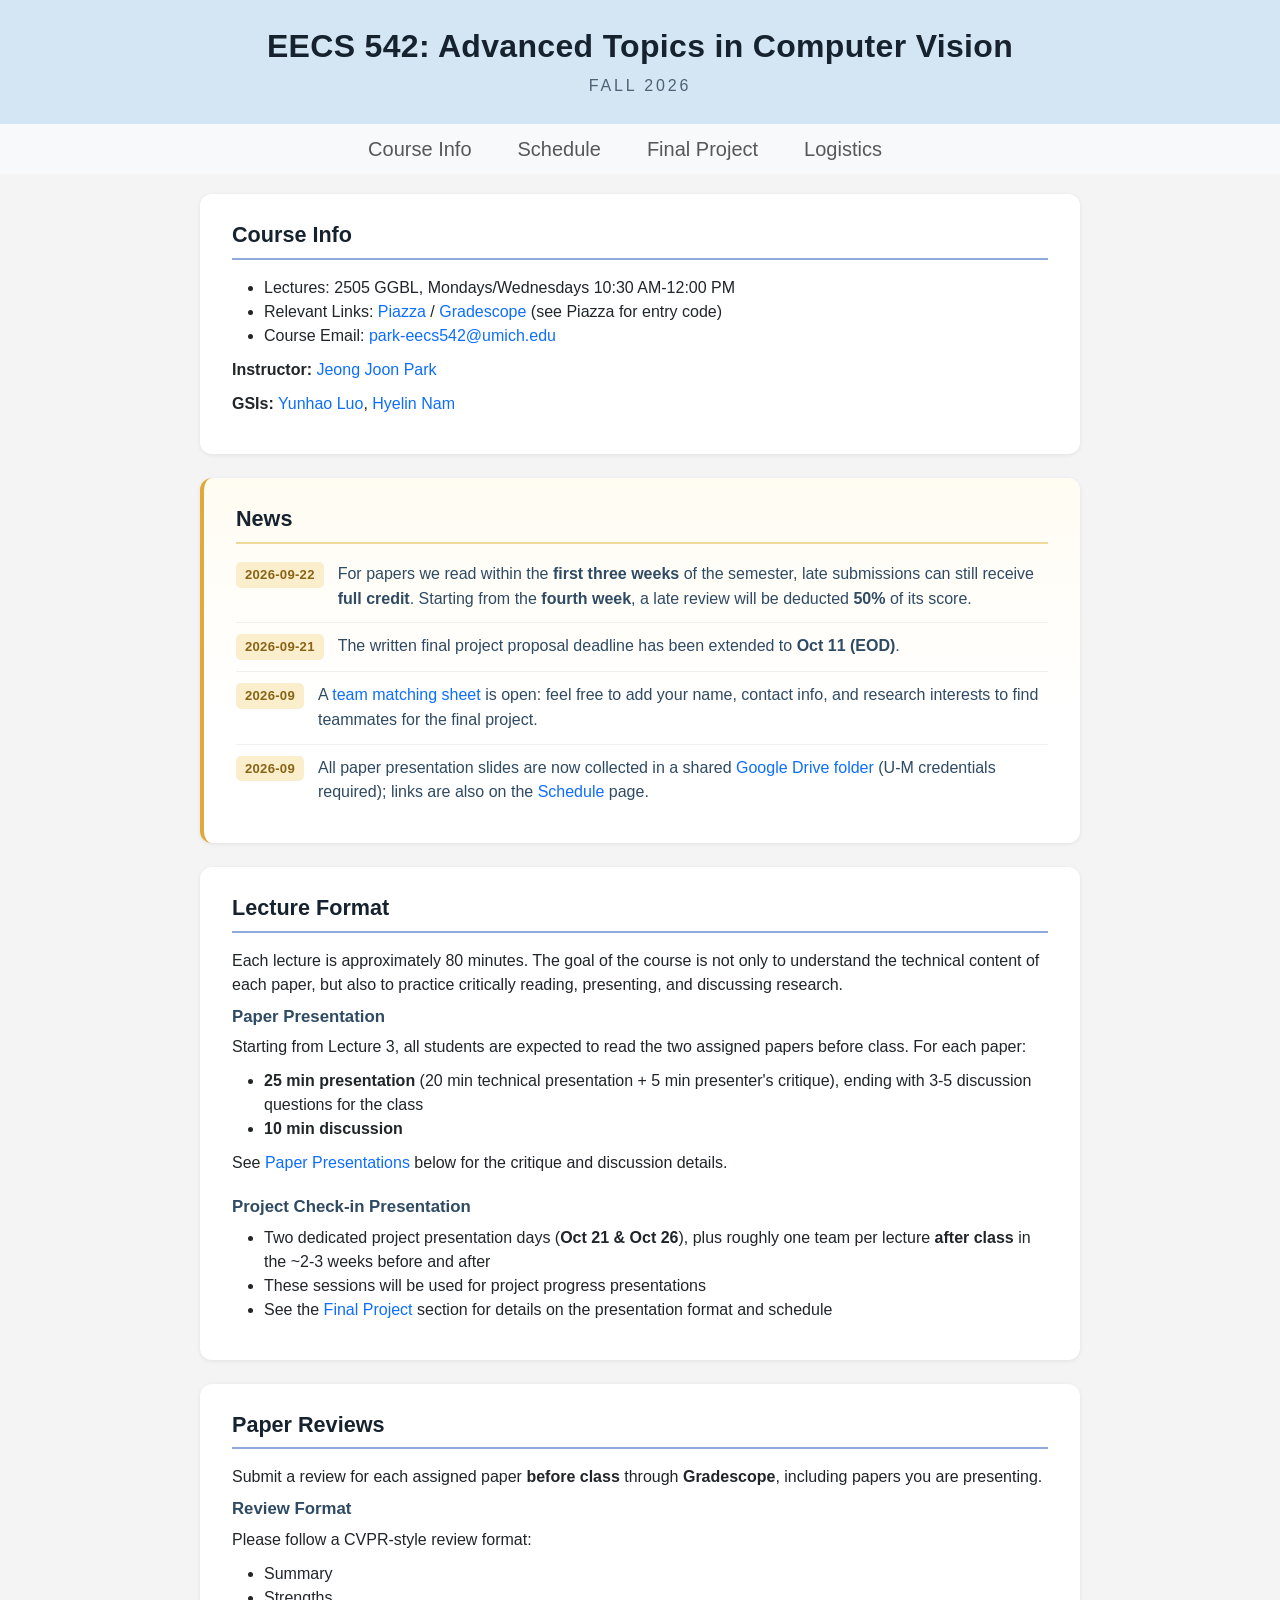
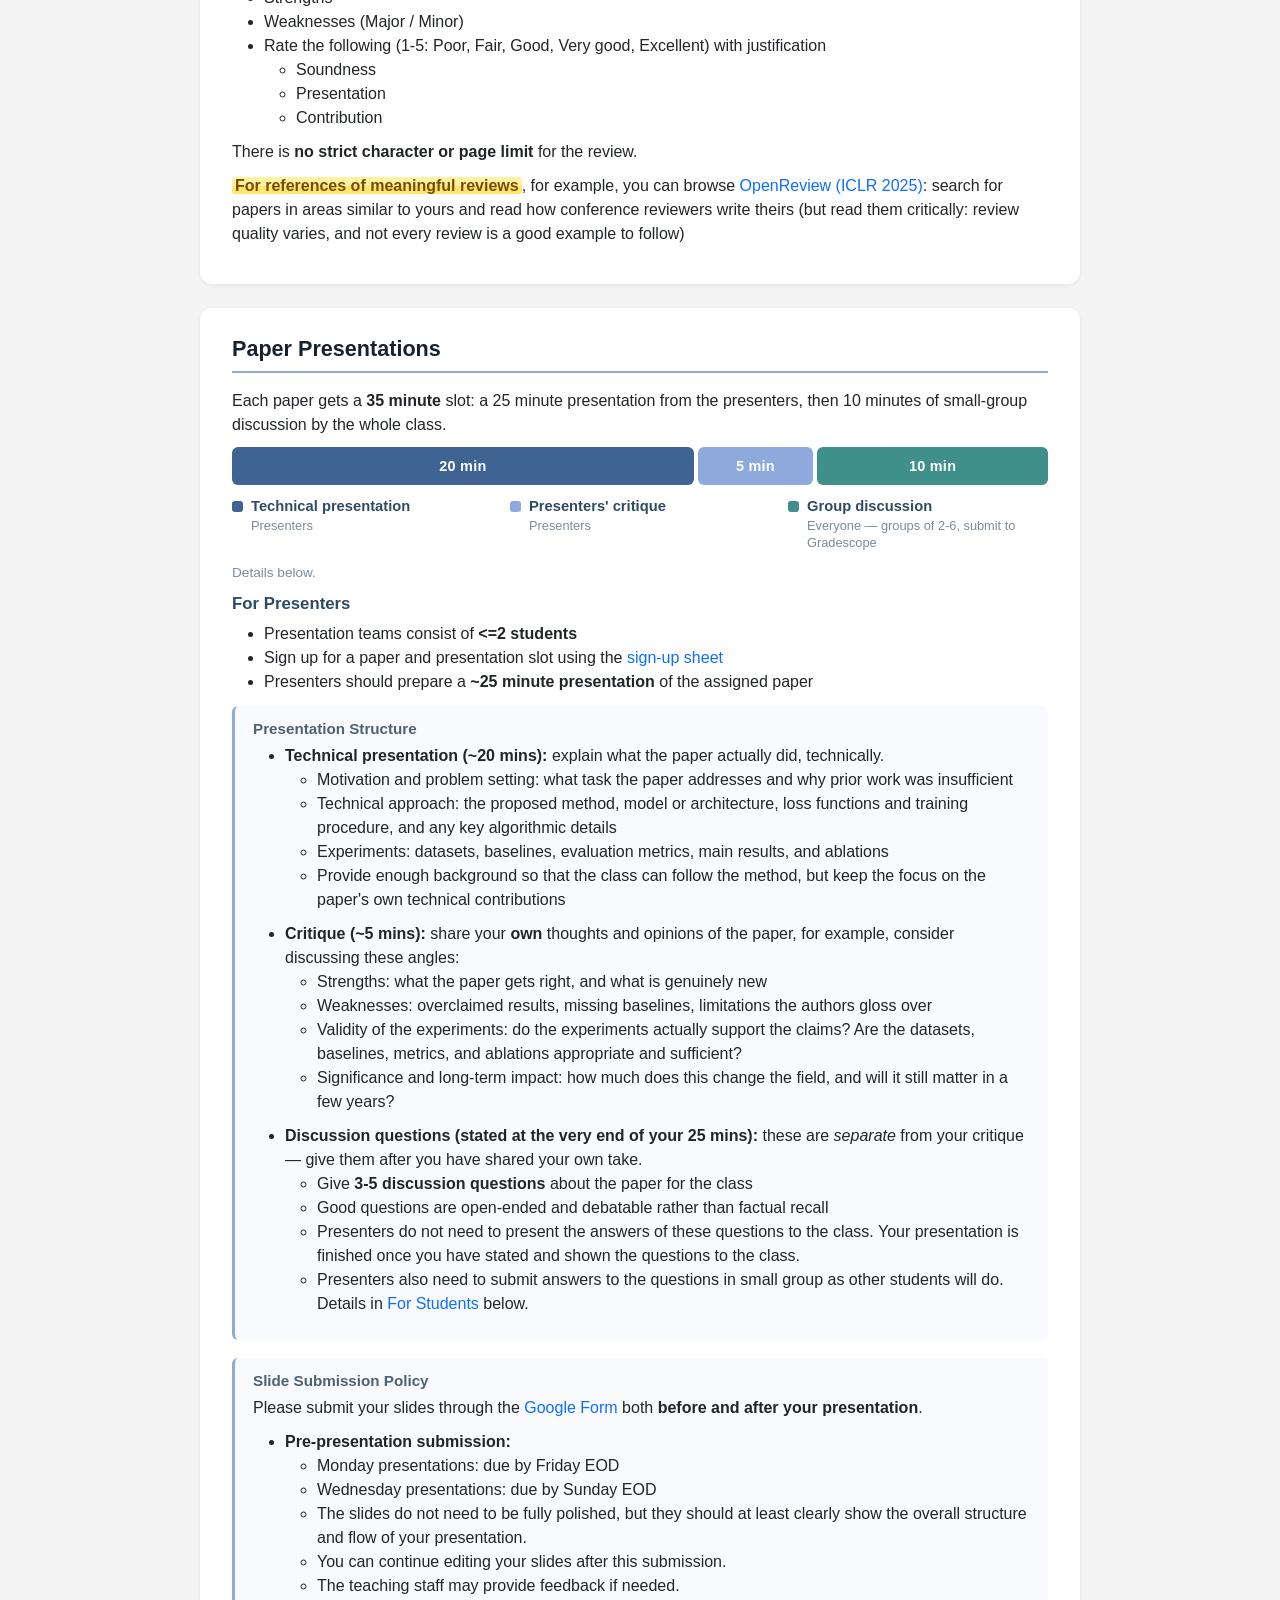
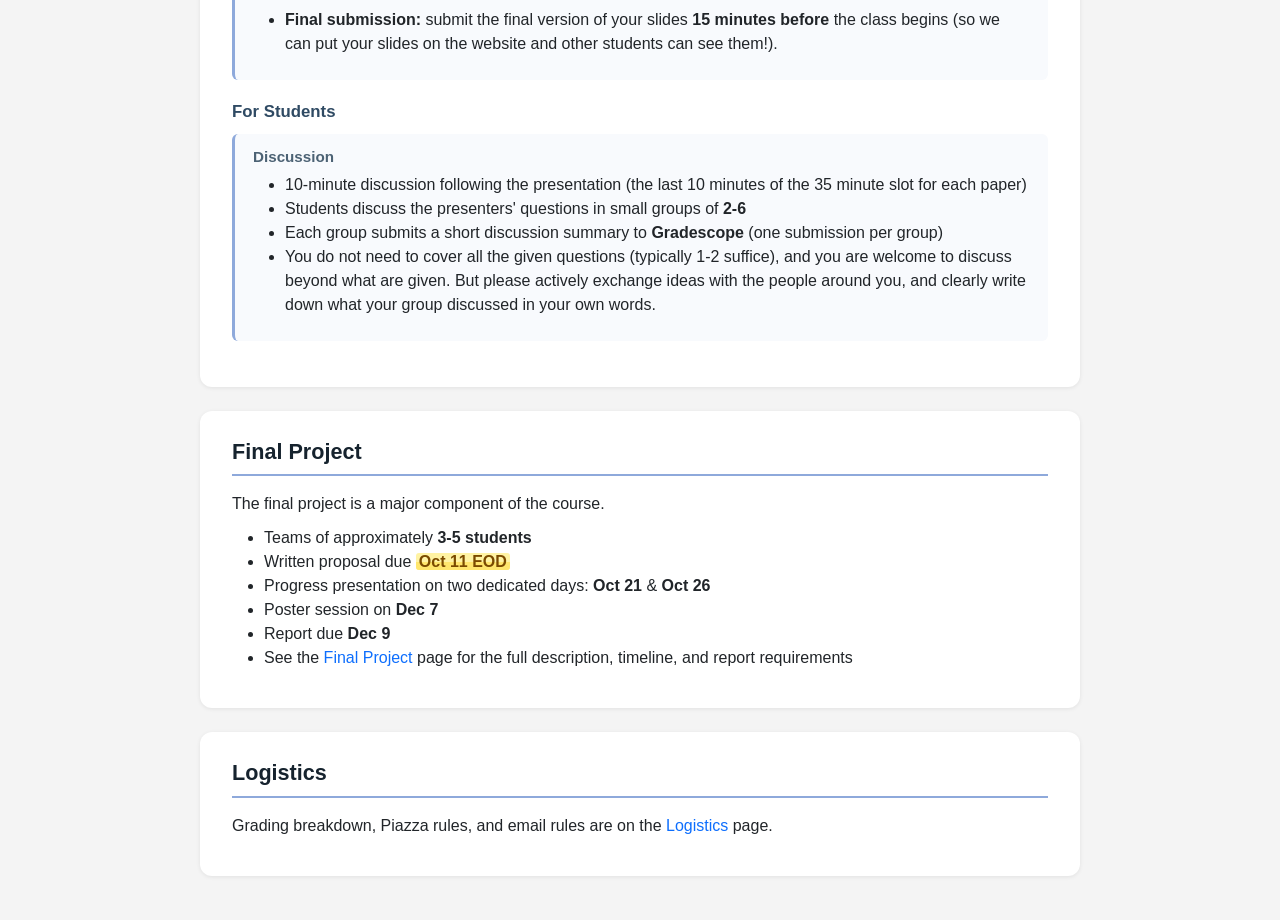
<file: index.html>
<!DOCTYPE html>
<html lang="en">

<head>
    <meta charset="UTF-8">
    <meta name="viewport" content="width=device-width, initial-scale=1.0">
    <title>EECS 542: Advanced Topics in Computer Vision | University of Michigan, Fall 2026</title>
    <meta name="description" content="Course website for EECS 542, Advanced Topics in Computer Vision at the University of Michigan, Fall 2026. A paper-reading seminar taught by Jeong Joon Park covering generative models, 3D vision, video understanding, and visuomotor policy learning. Lectures Mondays and Wednesdays, 10:30 AM-12:00 PM, 2505 GGBL.">
    <meta name="keywords" content="EECS 542, EECS542, University of Michigan, UMich, Michigan, advanced topics in computer vision, computer vision course, Jeong Joon Park, Fall 2026, generative models, diffusion models, 3D vision, paper reading seminar, graduate course">
    <meta name="author" content="University of Michigan EECS 542 Course Staff">
    <meta name="robots" content="index, follow, max-image-preview:large, max-snippet:-1">
    <link rel="canonical" href="https://um-eecs542-fa2026.github.io/">
    <link rel="icon" href="favicon.svg" type="image/svg+xml">

    <!-- Open Graph -->
    <meta property="og:type" content="website">
    <meta property="og:site_name" content="EECS 542: Advanced Topics in Computer Vision (UMich, Fall 2026)">
    <meta property="og:title" content="EECS 542: Advanced Topics in Computer Vision (UMich, Fall 2026)">
    <meta property="og:description" content="Course website for EECS 542, Advanced Topics in Computer Vision at the University of Michigan, Fall 2026. A paper-reading seminar taught by Jeong Joon Park covering generative models, 3D vision, video understanding, and visuomotor policy learning. Lectures Mondays and Wednesdays, 10:30 AM-12:00 PM, 2505 GGBL.">
    <meta property="og:url" content="https://um-eecs542-fa2026.github.io/">
    <meta property="og:locale" content="en_US">

    <!-- Twitter -->
    <meta name="twitter:card" content="summary">
    <meta name="twitter:title" content="EECS 542: Advanced Topics in Computer Vision (UMich, Fall 2026)">
    <meta name="twitter:description" content="Course website for EECS 542, Advanced Topics in Computer Vision at the University of Michigan, Fall 2026. A paper-reading seminar taught by Jeong Joon Park covering generative models, 3D vision, video understanding, and visuomotor policy learning. Lectures Mondays and Wednesdays, 10:30 AM-12:00 PM, 2505 GGBL.">
    <!-- Include Bootstrap CSS -->
    <link href="https://cdn.jsdelivr.net/npm/bootstrap@5.3.0/dist/css/bootstrap.min.css" rel="stylesheet">
    <link href="style.css" rel="stylesheet">

    <!-- Structured data for search engines -->
    <script type="application/ld+json">
    {
      "@context": "https://schema.org",
      "@graph": [
        {
          "@type": "Course",
          "@id": "https://um-eecs542-fa2026.github.io/#course",
          "name": "EECS 542: Advanced Topics in Computer Vision",
          "alternateName": ["EECS542", "UMich EECS 542", "Advanced Topics in Computer Vision"],
          "courseCode": "EECS 542",
          "description": "A graduate paper-reading seminar on advanced topics in computer vision at the University of Michigan, Fall 2026. Topics include modern ConvNets, transformers, representation learning, generative adversarial networks, diffusion models, 3D reconstruction and neural representations, video understanding, visuomotor policy learning, world models, and physics-aware machine learning.",
          "url": "https://um-eecs542-fa2026.github.io/",
          "inLanguage": "en",
          "educationalLevel": "Graduate",
          "teaches": [
            "Computer vision",
            "Generative models",
            "Diffusion models",
            "Transformers",
            "3D reconstruction and neural representations",
            "Video understanding",
            "Visuomotor policy learning",
            "World models"
          ],
          "provider": {
            "@type": "CollegeOrUniversity",
            "name": "University of Michigan",
            "alternateName": "UMich",
            "sameAs": "https://umich.edu/",
            "department": {
              "@type": "Organization",
              "name": "Electrical Engineering and Computer Science (EECS)",
              "url": "https://eecs.umich.edu/"
            }
          },
          "hasCourseInstance": {
            "@type": "CourseInstance",
            "name": "EECS 542, Fall 2026",
            "courseMode": "onsite",
            "courseWorkload": "PT3H",
            "startDate": "2026-08-31",
            "endDate": "2026-12-09",
            "location": {
              "@type": "Place",
              "name": "2505 GGBL, University of Michigan",
              "address": {
                "@type": "PostalAddress",
                "streetAddress": "2350 Hayward St",
                "addressLocality": "Ann Arbor",
                "addressRegion": "MI",
                "postalCode": "48109",
                "addressCountry": "US"
              }
            },
            "courseSchedule": {
              "@type": "Schedule",
              "byDay": ["Monday", "Wednesday"],
              "startTime": "10:30",
              "endTime": "12:00",
              "startDate": "2026-08-31",
              "endDate": "2026-12-09",
              "repeatFrequency": "P1W",
              "scheduleTimezone": "America/Detroit"
            },
            "instructor": [
              {
                "@type": "Person",
                "name": "Jeong Joon Park",
                "jobTitle": "Instructor",
                "url": "https://jjparkcv.github.io/"
              },
              {
                "@type": "Person",
                "name": "Yunhao Luo",
                "jobTitle": "Graduate Student Instructor",
                "url": "https://devinluo27.github.io/"
              },
              {
                "@type": "Person",
                "name": "Hyelin Nam",
                "jobTitle": "Graduate Student Instructor",
                "url": "https://hyelinnam.github.io/"
              }
            ]
          }
        },
        {
          "@type": "WebSite",
          "@id": "https://um-eecs542-fa2026.github.io/#website",
          "name": "EECS 542: Advanced Topics in Computer Vision (UMich, Fall 2026)",
          "url": "https://um-eecs542-fa2026.github.io/",
          "inLanguage": "en",
          "about": {"@id": "https://um-eecs542-fa2026.github.io/#course"},
          "publisher": {
            "@type": "CollegeOrUniversity",
            "name": "University of Michigan"
          }
        }
      ]
    }
    </script>
</head>

<body>
    <header id="header" class="alt">
        <div class="bgimg">
            <h1 class="site-title">EECS 542: Advanced Topics in Computer Vision</h1>
            <p class="site-subtitle">Fall 2026</p>
        </div>
    </header>

    <nav class="navbar navbar-expand-lg navbar-light bg-light"
        style="padding-top: 5px; padding-bottom: 5px; height: 50px;">
        <div class="container">
            <button class="navbar-toggler" type="button" data-bs-toggle="collapse" data-bs-target="#navbarNav"
                aria-controls="navbarNav" aria-expanded="false" aria-label="Toggle navigation">
                <span class="navbar-toggler-icon"></span>
            </button>
            <div class="collapse navbar-collapse" id="navbarNav">
                <ul class="navbar-nav text-center" style="margin: auto;">
                    <li class="nav-item" style="margin-right: 30px;">
                        <a class="nav-link fs-5" href="./">Course Info</a>
                    </li>
                    <li class="nav-item" style="margin-right: 30px;">
                        <a class="nav-link fs-5" href="schedule.html">Schedule</a>
                    </li>
                    <li class="nav-item" style="margin-right: 30px;">
                        <a class="nav-link fs-5" href="project.html">Final Project</a>
                    </li>
                    <li class="nav-item" style="margin-right: 30px;">
                        <a class="nav-link fs-5" href="logistics.html">Logistics</a>
                    </li>
                </ul>
            </div>
        </div>
    </nav>


    <div class="centered-content">
        <div class="course-info">

            <section id="course-info" class="policy-section">
                <h2>Course Info</h2>
                <ul>
                    <li>Lectures: 2505 GGBL, Mondays/Wednesdays 10:30 AM-12:00 PM
                    <li>Relevant Links:
                        <a href="https://piazza.com/class/msyw1hcgw4l29y">Piazza</a> /
                        <a href="https://www.gradescope.com/courses/1356343">Gradescope</a> (see Piazza for entry code)
                    <li> Course Email: <a href="mailto:park-eecs542@umich.edu">park-eecs542@umich.edu</a>
                    <!-- <li>Instructor Office Hours: TBD -->
                    <!-- <li>GSI Office Hours: TBD -->
                </ul>
                <p><strong>Instructor:</strong>
                    <a href="https://jjparkcv.github.io/">Jeong Joon Park</a>
                </p>
                <p><strong>GSIs:</strong>
                    <a href="https://devinluo27.github.io/">Yunhao Luo</a>,
                    <a href="https://hyelinnam.github.io/">Hyelin Nam</a>
                </p>
            </section>

            <section id="news" class="policy-section news-section">
                <h2>News</h2>
                <ul class="news-list">
                    <li class="news-item">
                        <span class="news-date">2026-09-22</span>
                        <span class="news-body">For papers we read within the <strong>first three weeks</strong> of
                            the semester, late submissions can still receive <strong>full credit</strong>. Starting from the
                            <strong>fourth week</strong>, a late review will be deducted <strong>50%</strong> of its score.</span>
                    </li>
                    
                    <li class="news-item">
                        <span class="news-date">2026-09-21</span>
                        <span class="news-body">The written final project proposal deadline has been extended to
                            <strong>Oct 11 (EOD)</strong>.</span>
                    </li>
                    <li class="news-item">
                        <span class="news-date">2026-09</span>
                        <span class="news-body">A
                            <a href="https://docs.google.com/spreadsheets/d/1cnji08lQKrJwkZ43ZI00ItNsRtfaftGQm21wNL2MeWw/edit?gid=97038730#gid=97038730"
                                target="_blank" rel="noopener">team matching sheet</a> is open: feel free to add your
                            name, contact info, and research interests to find teammates for the final
                            project.
                            <!-- <span class="news-tag">New</span> -->
                        </span>
                    </li>
                    <li class="news-item">
                        <span class="news-date">2026-09</span>
                        <span class="news-body">All paper presentation slides are now collected in a shared
                            <a href="https://drive.google.com/drive/folders/198xMquK1OY7qbwtlpQmsgFr9ckKuc57x?usp=sharing"
                                target="_blank" rel="noopener">Google Drive folder</a> (U-M credentials required);
                            links are also on the <a href="schedule.html">Schedule</a> page.</span>
                    </li>
                </ul>
            </section>

            <section id="lecture-format" class="policy-section">
                <h2>Lecture Format</h2>
                <p>Each lecture is approximately 80 minutes. The goal of the course is not only to understand the
                    technical content of each paper, but also to practice critically reading, presenting, and
                    discussing research.</p>

                <h3>Paper Presentation</h3>
                <p>Starting from Lecture 3, all students are expected to read the two assigned papers before class.
                    For each paper:</p>
                <ul>
                    <li><strong>25 min presentation</strong> (20 min technical presentation + 5 min presenter's
                        critique), ending with 3-5 discussion questions for the class
                    <li><strong>10 min discussion</strong>
                </ul>
                <p>See <a href="#paper-presentations">Paper Presentations</a> below for the critique and discussion
                    details.</p>

                <h3>Project Check-in Presentation</h3>
                <ul>
                    <li>Two dedicated project presentation days (<strong>Oct 21 &amp; Oct 26</strong>), plus roughly
                        one team per lecture <strong>after class</strong> in the ~2-3 weeks before and after
                    <li>These sessions will be used for project progress presentations
                    <li>See the <a href="#final-project">Final Project</a> section for details on the presentation
                        format and schedule
                </ul>
            </section>

            <section id="paper-reviews" class="policy-section">
                <h2>Paper Reviews</h2>
                <p>Submit a review for each assigned paper <strong>before class</strong> through
                    <strong>Gradescope</strong>, including papers you are presenting.</p>

                <h3>Review Format</h3>
                <p>Please follow a CVPR-style review format:</p>
                <ul>
                    <li>Summary
                    <li>Strengths
                    <li>Weaknesses (Major / Minor)
                    <li>Rate the following (1-5: Poor, Fair, Good, Very good, Excellent) with justification
                        <ul>
                            <li>Soundness
                            <li>Presentation
                            <li>Contribution
                        </ul>
                </ul>
                <p>There is <strong>no strict character or page limit</strong> for the review.</p>
                <p><span class="text-highlight">For references of meaningful reviews</span>, for example, you can
                    browse
                    <a href="https://openreview.net/group?id=ICLR.cc/2025/Conference#tab-accept-poster"
                        target="_blank" rel="noopener">OpenReview (ICLR 2025)</a>: search for papers in areas similar
                    to yours and read how conference reviewers write theirs (but read them critically: review quality varies, and not every review is a good example to follow)</p>
            </section>

            <section id="paper-presentations" class="policy-section">
                <h2>Paper Presentations</h2>
                <p class="slot-lead">Each paper gets a <strong>35 minute</strong> slot: a 25 minute presentation
                    from the presenters, then 10 minutes of small-group discussion by the whole class.</p>

                <div class="slot-bar" role="img"
                    aria-label="35 minute paper slot: 20 minutes technical presentation, 5 minutes presenter critique, 10 minutes class discussion">
                    <div class="slot-fill seg-tech" style="flex-grow: 20;"><span>20 min</span></div>
                    <div class="slot-fill seg-crit" style="flex-grow: 5;"><span>5 min</span></div>
                    <div class="slot-fill seg-disc" style="flex-grow: 10;"><span>10 min</span></div>
                </div>

                <div class="slot-legend">
                    <div class="slot-item">
                        <span class="slot-swatch seg-tech"></span>
                        <div>
                            <div class="slot-name">Technical presentation</div>
                            <div class="slot-who">Presenters</div>
                        </div>
                    </div>
                    <div class="slot-item">
                        <span class="slot-swatch seg-crit"></span>
                        <div>
                            <div class="slot-name">Presenters' critique</div>
                            <div class="slot-who">Presenters</div>
                        </div>
                    </div>
                    <div class="slot-item">
                        <span class="slot-swatch seg-disc"></span>
                        <div>
                            <div class="slot-name">Group discussion</div>
                            <div class="slot-who">Everyone &mdash; groups of 2-6, submit to Gradescope</div>
                        </div>
                    </div>
                </div>

                <p class="slot-note">Details below.</p>

                <h3>For Presenters</h3>
                <ul>
                    <li>Presentation teams consist of <strong><=2 students</strong>
                    <li>Sign up for a paper and presentation slot using the
                        <a href="https://docs.google.com/spreadsheets/d/1cnji08lQKrJwkZ43ZI00ItNsRtfaftGQm21wNL2MeWw/edit?gid=1322294739#gid=1322294739">sign-up
                            sheet</a>
                    <li>Presenters should prepare a <strong>~25 minute presentation</strong> of the assigned paper
                </ul>

                <div class="subsection">
                    <h4>Presentation Structure</h4>
                    <ul>
                        <li><strong>Technical presentation (~20 mins):</strong> explain what the paper actually
                            did, technically.
                            <ul>
                                <li>Motivation and problem setting: what task the paper addresses and why prior work
                                    was insufficient
                                <li>Technical approach: the proposed method, model or architecture, loss functions
                                    and training procedure, and any key algorithmic details
                                <li>Experiments: datasets, baselines, evaluation metrics, main results, and ablations
                                <li>Provide enough background so that the class can follow the method, but keep the
                                    focus on the paper's own technical contributions
                            </ul>
                        <li><strong>Critique (~5 mins):</strong> share your <strong>own</strong> thoughts and opinions of the paper, for example, consider discussing these angles:
                            <ul>
                                <li>Strengths: what the paper gets right, and what is genuinely new
                                <li>Weaknesses: overclaimed results, missing baselines, limitations the authors
                                    gloss over
                                <li>Validity of the experiments: do the experiments actually support the claims?
                                    Are the datasets, baselines, metrics, and ablations appropriate and sufficient?
                                <li>Significance and long-term impact: how much does this change the field, and
                                    will it still matter in a few years?
                            </ul>
                        <li><strong>Discussion questions (stated at the very end of your 25 mins):</strong> these are
                            <em>separate</em> from your critique &mdash; give them after you have shared your own take.
                            <ul>
                                <li>Give <strong>3-5 discussion questions</strong> about the paper for the class
                                <li>Good questions are open-ended and debatable rather than factual recall
                                <li>Presenters do not need to present the answers of these questions to the class. Your presentation is finished once you have stated and shown the questions to the class.
                                <li> Presenters also need to submit answers to the questions in small group as other students will do. Details in <a href="#for-students">For Students</a> below.
                            </ul>
                    </ul>
                </div>

                <div class="subsection">
                    <h4>Slide Submission Policy</h4>
                    <p>Please submit your slides through the
                        <a href="https://forms.gle/ZA65TiHYce55JLM19">Google Form</a> both <strong>before and after
                            your presentation</strong>.</p>
                    <ul>
                        <li><strong>Pre-presentation submission:</strong>
                            <ul>
                                <li>Monday presentations: due by Friday EOD
                                <li>Wednesday presentations: due by Sunday EOD
                                <li>The slides do not need to be fully polished, but they should at least clearly
                                    show the overall structure and flow of your presentation.
                                <li>You can continue editing your slides after this submission.
                                <li>The teaching staff may provide feedback if needed.
                            </ul>
                        <li><strong>Final submission:</strong> submit the final version of your slides <strong>15 minutes before</strong> the class begins (so we can put your slides on the website and other students can see them!).
                        <!-- by the end of your presentation day. -->
                    </ul>
                </div>

                <h3 id="for-students">For Students</h3>
                <div class="subsection">
                    <h4>Discussion</h4>
                    <ul>
                        <li>10-minute discussion following the presentation (the last 10 minutes of the 35 minute
                            slot for each paper)
                        <li>Students discuss the presenters' questions in small groups of <strong>2-6</strong>
                        <li>Each group submits a short discussion summary to <strong>Gradescope</strong> (one
                            submission per group)
                        <li>You do not need to cover all the given questions (typically 1-2 suffice), and you are welcome to discuss beyond what are given. But please actively exchange ideas with the people around you, and clearly write down what your group discussed in your own words.
                    </ul>
                </div>
            </section>

            <section id="final-project" class="policy-section">
                <h2>Final Project</h2>
                <p>The final project is a major component of the course.</p>
                <ul>
                    <li>Teams of approximately <strong>3-5 students</strong>
                    <li>Written proposal due <span class="text-highlight">Oct 11 EOD</span>
                    <li>Progress presentation on two dedicated days: <strong>Oct 21</strong> &amp;
                        <strong>Oct 26</strong>
                    <li>Poster session on <strong>Dec 7</strong>
                    <li>Report due <strong>Dec 9</strong>
                    <li>See the <a href="project.html">Final Project</a> page for the full description, timeline,
                        and report requirements
                </ul>
            </section>

            <section id="logistics" class="policy-section">
                <h2>Logistics</h2>
                <p>Grading breakdown, Piazza rules, and email rules are on the
                    <a href="logistics.html">Logistics</a> page.</p>
            </section>

        </div>
    </div>

    <!-- Include Bootstrap JS and Popper.js for dropdowns -->
    <script src="https://cdn.jsdelivr.net/npm/bootstrap@5.3.0/dist/js/bootstrap.bundle.min.js"></script>
</body>


</html>
</file>
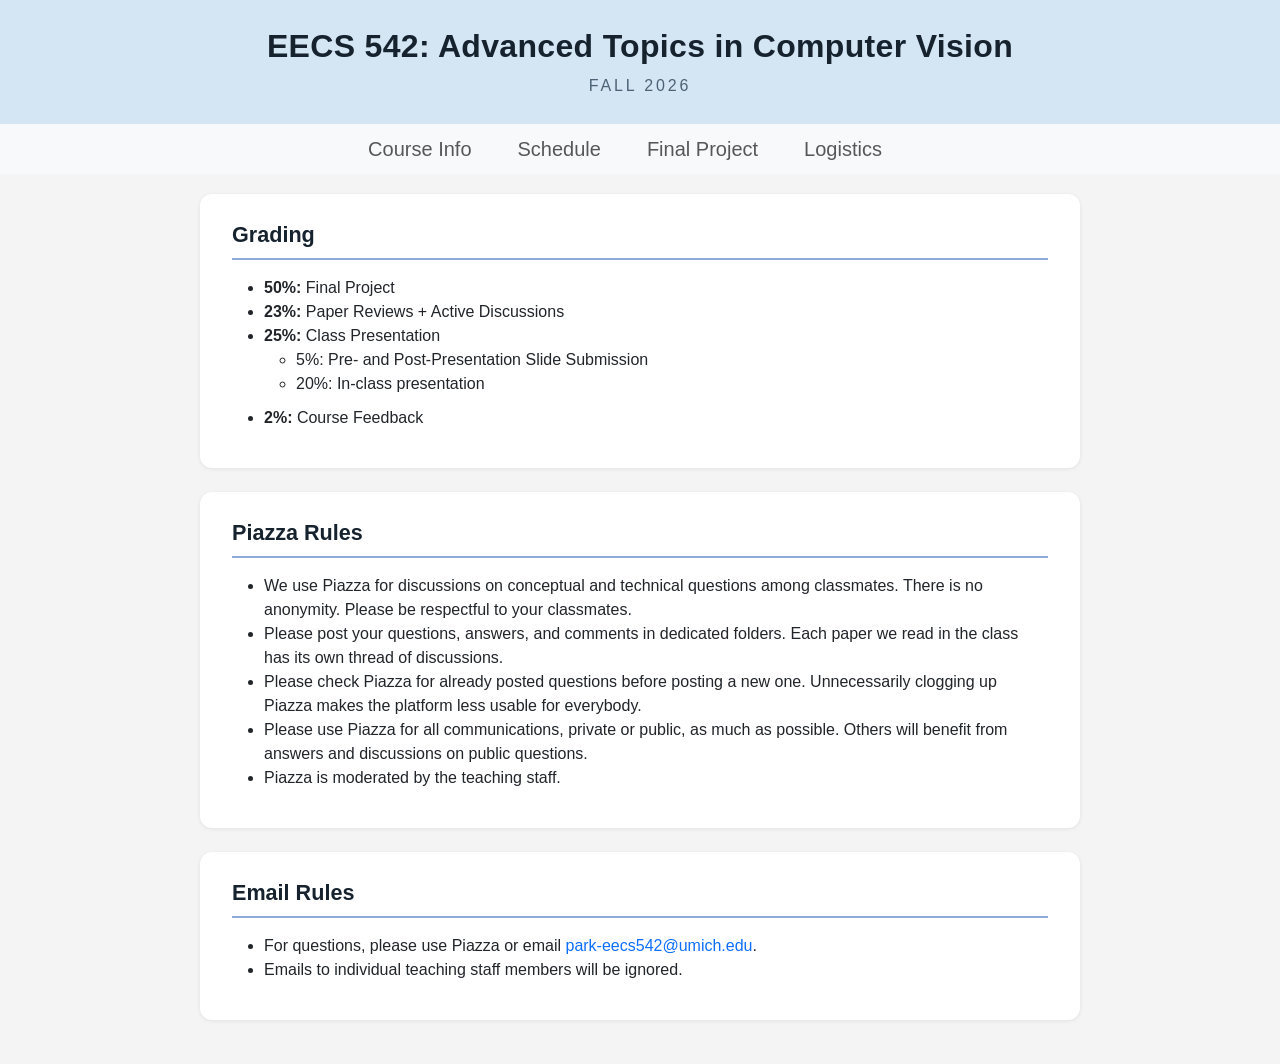
<file: logistics.html>
<!DOCTYPE html>
<html lang="en">

<head>
    <meta charset="UTF-8">
    <meta name="viewport" content="width=device-width, initial-scale=1.0">
    <title>Logistics &amp; Grading | EECS 542 Advanced Topics in Computer Vision (UMich Fall 2026)</title>
    <meta name="description" content="Logistics for EECS 542 Advanced Topics in Computer Vision at the University of Michigan, Fall 2026: grading breakdown, Piazza rules, and email policy for the course.">
    <meta name="keywords" content="EECS 542 logistics, EECS542 grading, Piazza rules, University of Michigan, Fall 2026, course policy">
    <meta name="author" content="University of Michigan EECS 542 Course Staff">
    <meta name="robots" content="index, follow, max-image-preview:large, max-snippet:-1">
    <link rel="canonical" href="https://um-eecs542-fa2026.github.io/logistics.html">
    <link rel="icon" href="favicon.svg" type="image/svg+xml">

    <!-- Open Graph -->
    <meta property="og:type" content="website">
    <meta property="og:site_name" content="EECS 542: Advanced Topics in Computer Vision (UMich, Fall 2026)">
    <meta property="og:title" content="Logistics &amp; Grading | EECS 542 (UMich, Fall 2026)">
    <meta property="og:description" content="Logistics for EECS 542 Advanced Topics in Computer Vision at the University of Michigan, Fall 2026: grading breakdown, Piazza rules, and email policy for the course.">
    <meta property="og:url" content="https://um-eecs542-fa2026.github.io/logistics.html">
    <meta property="og:locale" content="en_US">

    <!-- Twitter -->
    <meta name="twitter:card" content="summary">
    <meta name="twitter:title" content="Logistics &amp; Grading | EECS 542 (UMich, Fall 2026)">
    <meta name="twitter:description" content="Logistics for EECS 542 Advanced Topics in Computer Vision at the University of Michigan, Fall 2026: grading breakdown, Piazza rules, and email policy for the course.">
    <!-- Include Bootstrap CSS -->
    <link href="https://cdn.jsdelivr.net/npm/bootstrap@5.3.0/dist/css/bootstrap.min.css" rel="stylesheet">
    <link href="style.css" rel="stylesheet">
</head>

<body>
    <header id="header" class="alt">
        <div class="bgimg">
            <h1 class="site-title">EECS 542: Advanced Topics in Computer Vision</h1>
            <p class="site-subtitle">Fall 2026</p>
        </div>
    </header>

    <nav class="navbar navbar-expand-lg navbar-light bg-light"
        style="padding-top: 5px; padding-bottom: 5px; height: 50px;">
        <div class="container">
            <button class="navbar-toggler" type="button" data-bs-toggle="collapse" data-bs-target="#navbarNav"
                aria-controls="navbarNav" aria-expanded="false" aria-label="Toggle navigation">
                <span class="navbar-toggler-icon"></span>
            </button>
            <div class="collapse navbar-collapse" id="navbarNav">
                <ul class="navbar-nav text-center" style="margin: auto;">
                    <li class="nav-item" style="margin-right: 30px;">
                        <a class="nav-link fs-5" href="./">Course Info</a>
                    </li>
                    <li class="nav-item" style="margin-right: 30px;">
                        <a class="nav-link fs-5" href="schedule.html">Schedule</a>
                    </li>
                    <li class="nav-item" style="margin-right: 30px;">
                        <a class="nav-link fs-5" href="project.html">Final Project</a>
                    </li>
                    <li class="nav-item" style="margin-right: 30px;">
                        <a class="nav-link fs-5" href="logistics.html">Logistics</a>
                    </li>
                </ul>
            </div>
        </div>
    </nav>


    <div class="centered-content">
        <div class="course-info">

            <section id="grading" class="policy-section">
                <h2>Grading</h2>
                <ul>
                    <li><strong>50%:</strong> Final Project
                    <li><strong>23%:</strong> Paper Reviews + Active Discussions
                    <li><strong>25%:</strong> Class Presentation
                        <ul>
                            <li>5%: Pre- and Post-Presentation Slide Submission
                            <li>20%: In-class presentation
                        </ul>
                    <li><strong>2%:</strong> Course Feedback
                </ul>
            </section>

            <section id="piazza-rules" class="policy-section">
                <h2>Piazza Rules</h2>
                <ul>
                    <li>We use Piazza for discussions on conceptual and technical questions among classmates. There
                        is no anonymity. Please be respectful to your classmates.
                    <li>Please post your questions, answers, and comments in dedicated folders. Each paper we read in
                        the class has its own thread of discussions.
                    <li>Please check Piazza for already posted questions before posting a new one. Unnecessarily
                        clogging up Piazza makes the platform less usable for everybody.
                    <li>Please use Piazza for all communications, private or public, as much as possible. Others will
                        benefit from answers and discussions on public questions.
                    <li>Piazza is moderated by the teaching staff.
                </ul>
            </section>

            <section id="email-rules" class="policy-section">
                <h2>Email Rules</h2>
                <ul>
                    <li>For questions, please use Piazza or email
                        <a href="mailto:park-eecs542@umich.edu">park-eecs542@umich.edu</a>.
                    <li>Emails to individual teaching staff members will be ignored.
                </ul>
            </section>

        </div>
    </div>

    <!-- Include Bootstrap JS and Popper.js for dropdowns -->
    <script src="https://cdn.jsdelivr.net/npm/bootstrap@5.3.0/dist/js/bootstrap.bundle.min.js"></script>
</body>

</html>
</file>
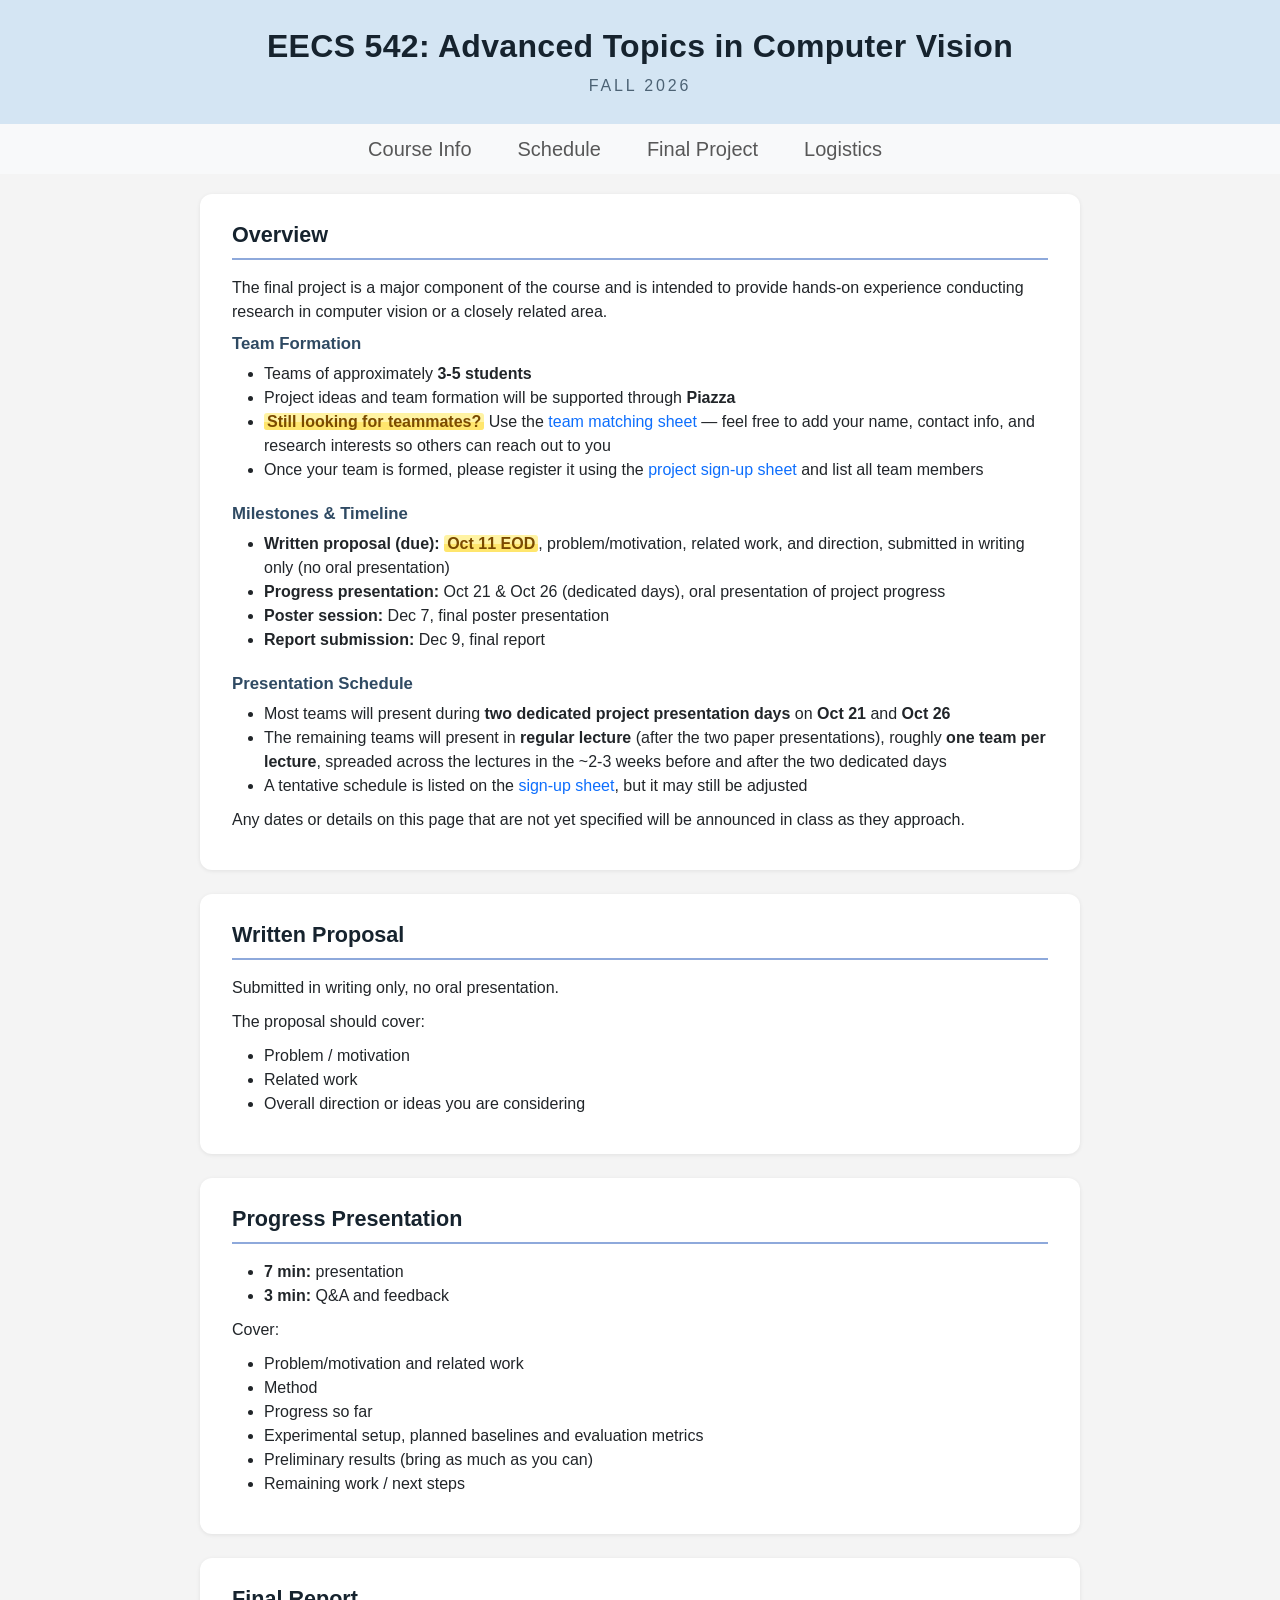
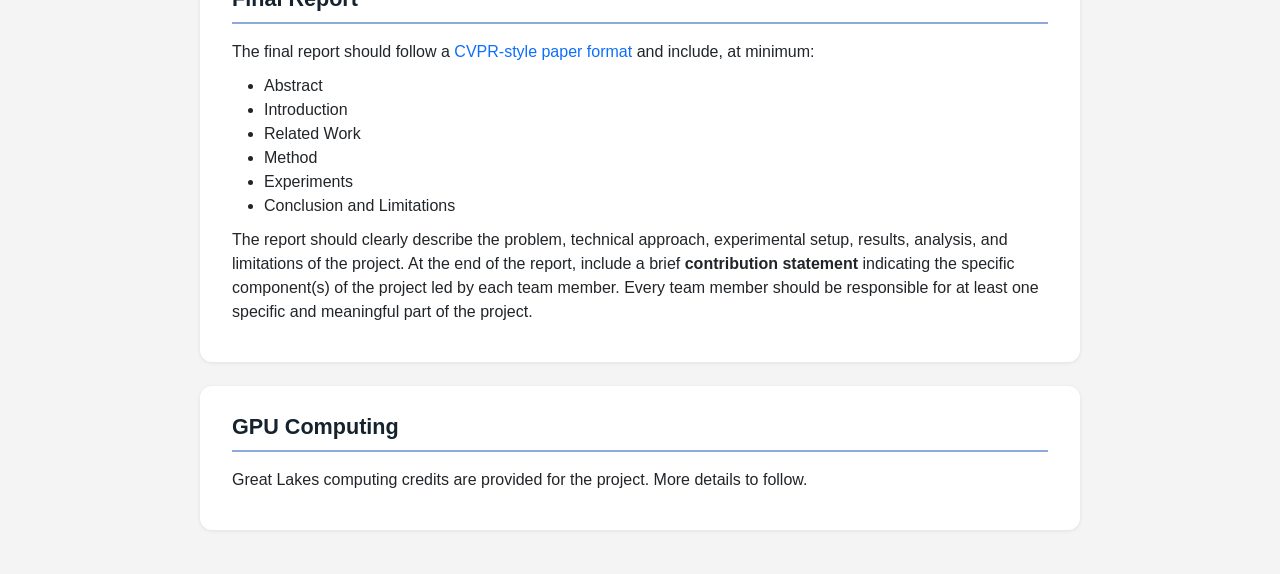
<file: project.html>
<!DOCTYPE html>
<html lang="en">

<head>
    <meta charset="UTF-8">
    <meta name="viewport" content="width=device-width, initial-scale=1.0">
    <title>Final Project | EECS 542 Advanced Topics in Computer Vision (UMich Fall 2026)</title>
    <meta name="description" content="Final project guidelines for EECS 542 Advanced Topics in Computer Vision at the University of Michigan, Fall 2026: team formation, milestones and timeline, written proposal, progress presentation, final report requirements, and GPU computing resources.">
    <meta name="keywords" content="EECS 542 final project, EECS542 project proposal, computer vision research project, University of Michigan, Fall 2026, GPU computing">
    <meta name="author" content="University of Michigan EECS 542 Course Staff">
    <meta name="robots" content="index, follow, max-image-preview:large, max-snippet:-1">
    <link rel="canonical" href="https://um-eecs542-fa2026.github.io/project.html">
    <link rel="icon" href="favicon.svg" type="image/svg+xml">

    <!-- Open Graph -->
    <meta property="og:type" content="website">
    <meta property="og:site_name" content="EECS 542: Advanced Topics in Computer Vision (UMich, Fall 2026)">
    <meta property="og:title" content="Final Project | EECS 542 (UMich, Fall 2026)">
    <meta property="og:description" content="Final project guidelines for EECS 542 Advanced Topics in Computer Vision at the University of Michigan, Fall 2026: team formation, milestones and timeline, written proposal, progress presentation, final report requirements, and GPU computing resources.">
    <meta property="og:url" content="https://um-eecs542-fa2026.github.io/project.html">
    <meta property="og:locale" content="en_US">

    <!-- Twitter -->
    <meta name="twitter:card" content="summary">
    <meta name="twitter:title" content="Final Project | EECS 542 (UMich, Fall 2026)">
    <meta name="twitter:description" content="Final project guidelines for EECS 542 Advanced Topics in Computer Vision at the University of Michigan, Fall 2026: team formation, milestones and timeline, written proposal, progress presentation, final report requirements, and GPU computing resources.">
    <!-- Include Bootstrap CSS -->
    <link href="https://cdn.jsdelivr.net/npm/bootstrap@5.3.0/dist/css/bootstrap.min.css" rel="stylesheet">
    <link href="style.css" rel="stylesheet">
</head>

<body>
    <header id="header" class="alt">
        <div class="bgimg">
            <h1 class="site-title">EECS 542: Advanced Topics in Computer Vision</h1>
            <p class="site-subtitle">Fall 2026</p>
        </div>
    </header>

    <nav class="navbar navbar-expand-lg navbar-light bg-light"
        style="padding-top: 5px; padding-bottom: 5px; height: 50px;">
        <div class="container">
            <button class="navbar-toggler" type="button" data-bs-toggle="collapse" data-bs-target="#navbarNav"
                aria-controls="navbarNav" aria-expanded="false" aria-label="Toggle navigation">
                <span class="navbar-toggler-icon"></span>
            </button>
            <div class="collapse navbar-collapse" id="navbarNav">
                <ul class="navbar-nav text-center" style="margin: auto;">
                    <li class="nav-item" style="margin-right: 30px;">
                        <a class="nav-link fs-5" href="./">Course Info</a>
                    </li>
                    <li class="nav-item" style="margin-right: 30px;">
                        <a class="nav-link fs-5" href="schedule.html">Schedule</a>
                    </li>
                    <li class="nav-item" style="margin-right: 30px;">
                        <a class="nav-link fs-5" href="project.html">Final Project</a>
                    </li>
                    <li class="nav-item" style="margin-right: 30px;">
                        <a class="nav-link fs-5" href="logistics.html">Logistics</a>
                    </li>
                </ul>
            </div>
        </div>
    </nav>

    <div class="centered-content">
        <div class="course-info">

            <section id="overview" class="policy-section">
                <h2>Overview</h2>
                <p>The final project is a major component of the course and is intended to provide hands-on
                    experience conducting research in computer vision or a closely related area.</p>

                <h3>Team Formation</h3>
                <ul>
                    <li>Teams of approximately <strong>3-5 students</strong>
                    <li>Project ideas and team formation will be supported through <strong>Piazza</strong>
                    <li><span class="text-highlight">Still looking for teammates?</span> Use the
                        <a href="https://docs.google.com/spreadsheets/d/1cnji08lQKrJwkZ43ZI00ItNsRtfaftGQm21wNL2MeWw/edit?gid=97038730#gid=97038730"
                            target="_blank" rel="noopener">team matching sheet</a> &mdash; feel free to add your name,
                        contact info, and research interests so others can reach out to you
                    <li>Once your team is formed, please register it using the
                        <a href="https://docs.google.com/spreadsheets/d/1cnji08lQKrJwkZ43ZI00ItNsRtfaftGQm21wNL2MeWw/edit?gid=0#gid=0">project
                            sign-up sheet</a> and list all team members
                </ul>

                <h3>Milestones &amp; Timeline</h3>
                <ul>
                    <li><strong>Written proposal (due):</strong> <span class="text-highlight">Oct 11 EOD</span>,
                        problem/motivation, related
                        work, and direction, submitted in writing only (no oral presentation)
                    <li><strong>Progress presentation:</strong> Oct 21 &amp; Oct 26 (dedicated days),
                        oral presentation of project progress
                    <li><strong>Poster session:</strong> Dec 7, final poster presentation
                    <li><strong>Report submission:</strong> Dec 9, final report
                </ul>

                <h3>Presentation Schedule</h3>
                <ul>
                    <li>Most teams will present during <strong>two dedicated project presentation days</strong> on
                        <strong>Oct 21</strong> and <strong>Oct 26</strong>
                    <li>The remaining teams will present in <strong>regular lecture</strong> (after the two paper presentations), roughly
                        <strong>one team per lecture</strong>, spreaded across the lectures in the ~2-3 weeks before
                        and after the two dedicated days
                    <li>A tentative schedule is listed on the
                        <a href="https://docs.google.com/spreadsheets/d/1cnji08lQKrJwkZ43ZI00ItNsRtfaftGQm21wNL2MeWw/edit?gid=0#gid=0">sign-up
                            sheet</a>, but it may still be adjusted
                </ul>
                <p>Any dates or details on this page that are not yet specified will be announced in class as they
                    approach.</p>
            </section>

            <section id="written-proposal" class="policy-section">
                <h2>Written Proposal</h2>
                <p>Submitted in writing only, no oral presentation.</p>
                <p>The proposal should cover:</p>
                <ul>
                    <li>Problem / motivation
                    <li>Related work
                    <li>Overall direction or ideas you are considering
                </ul>
            </section>

            <section id="progress-presentation" class="policy-section">
                <h2>Progress Presentation</h2>
                <ul>
                    <li><strong>7 min:</strong> presentation
                    <li><strong>3 min:</strong> Q&amp;A and feedback
                </ul>
                <p>Cover:</p>
                <ul>
                    <li>Problem/motivation and related work
                    <li>Method
                    <li>Progress so far
                    <li>Experimental setup, planned baselines and evaluation metrics
                    <li>Preliminary results (bring as much as you can)
                    <li>Remaining work / next steps
                </ul>
            </section>

            <section id="final-report" class="policy-section">
                <h2>Final Report</h2>
                <p>The final report should follow a
                    <a href="https://github.com/cvpr-org/author-kit">CVPR-style paper format</a> and include, at
                    minimum:</p>
                <ul>
                    <li>Abstract
                    <li>Introduction
                    <li>Related Work
                    <li>Method
                    <li>Experiments
                    <li>Conclusion and Limitations
                </ul>
                <p>The report should clearly describe the problem, technical approach, experimental setup, results,
                    analysis, and limitations of the project. At the end of the report, include a brief
                    <strong>contribution statement</strong> indicating the specific component(s) of the project led
                    by each team member. Every team member should be responsible for at least one specific and
                    meaningful part of the project.</p>
            </section>

            <section id="gpu-computing" class="policy-section">
                <h2>GPU Computing</h2>
                <p>Great Lakes computing credits are provided for the project. More details to follow.</p>
            </section>

        </div>
    </div>

    <!-- Include Bootstrap JS and Popper.js for dropdowns -->
    <script src="https://cdn.jsdelivr.net/npm/bootstrap@5.3.0/dist/js/bootstrap.bundle.min.js"></script>
</body>

</html>
</file>
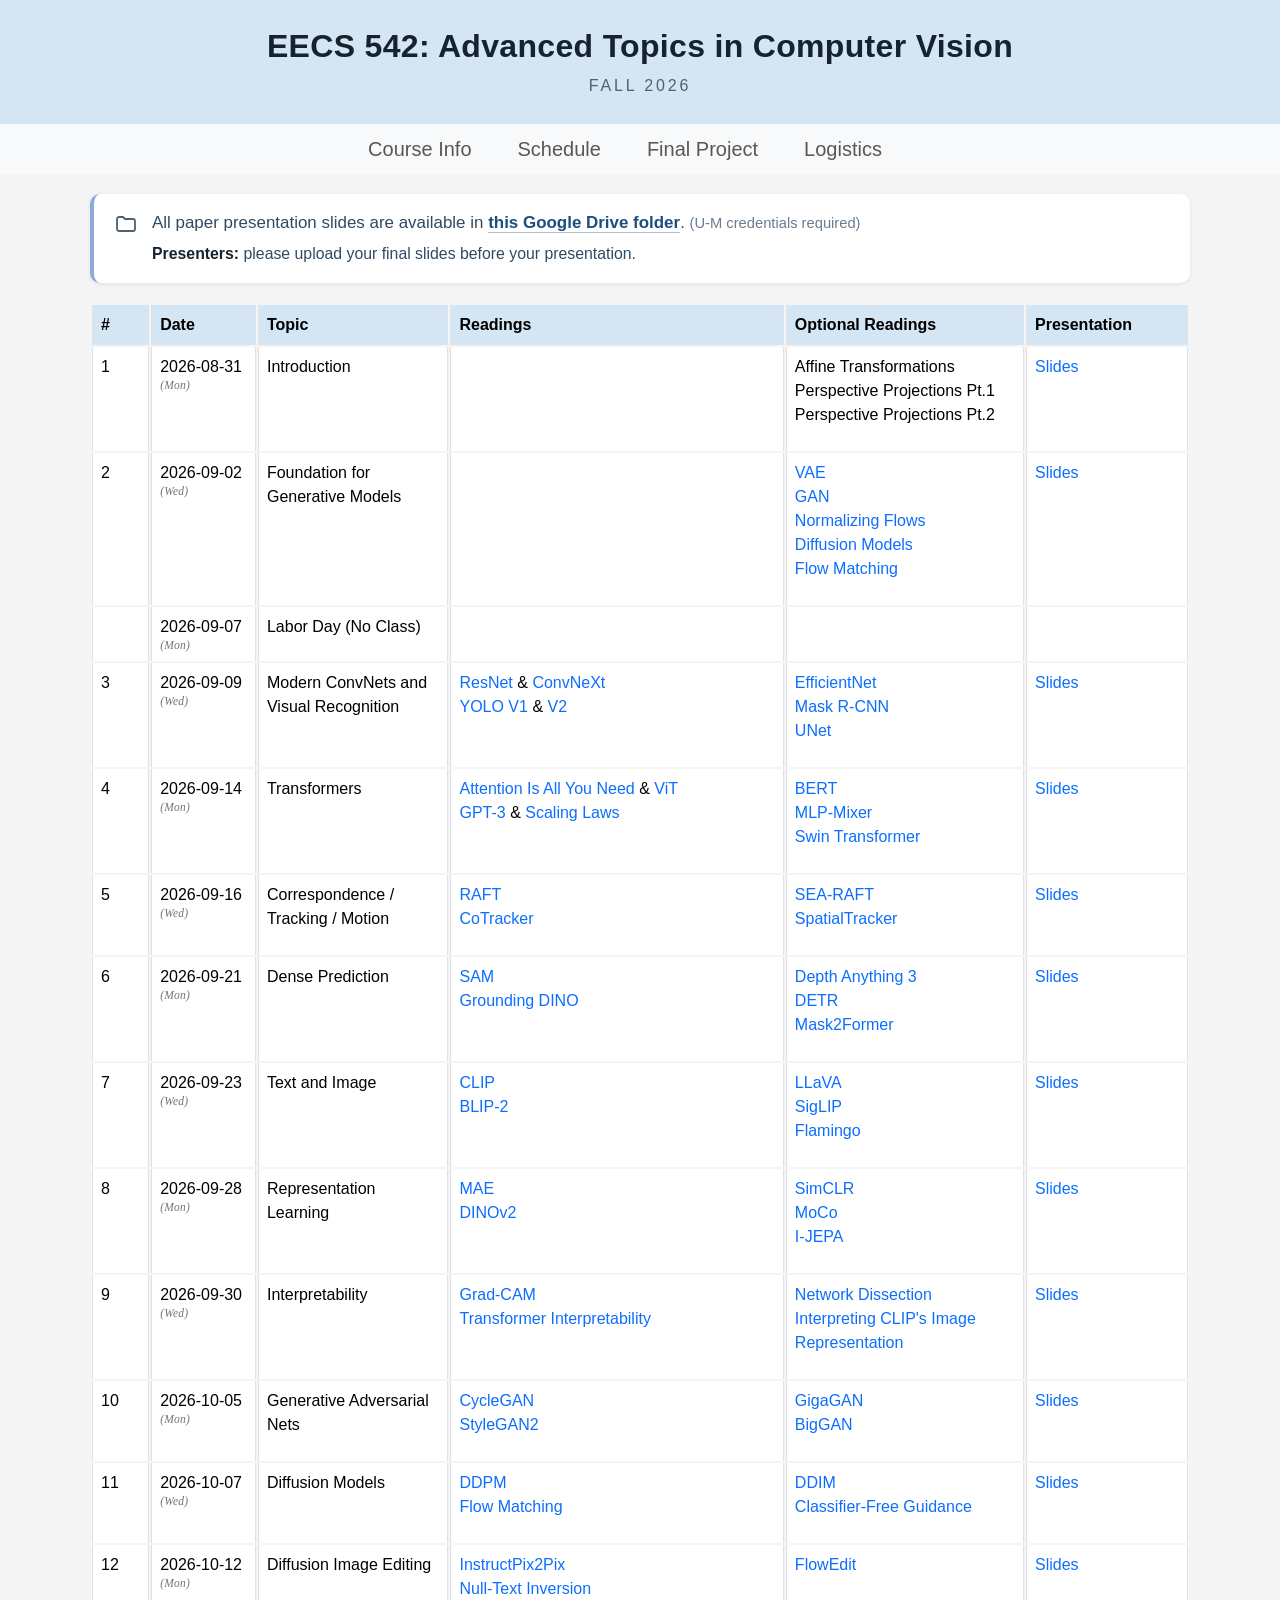
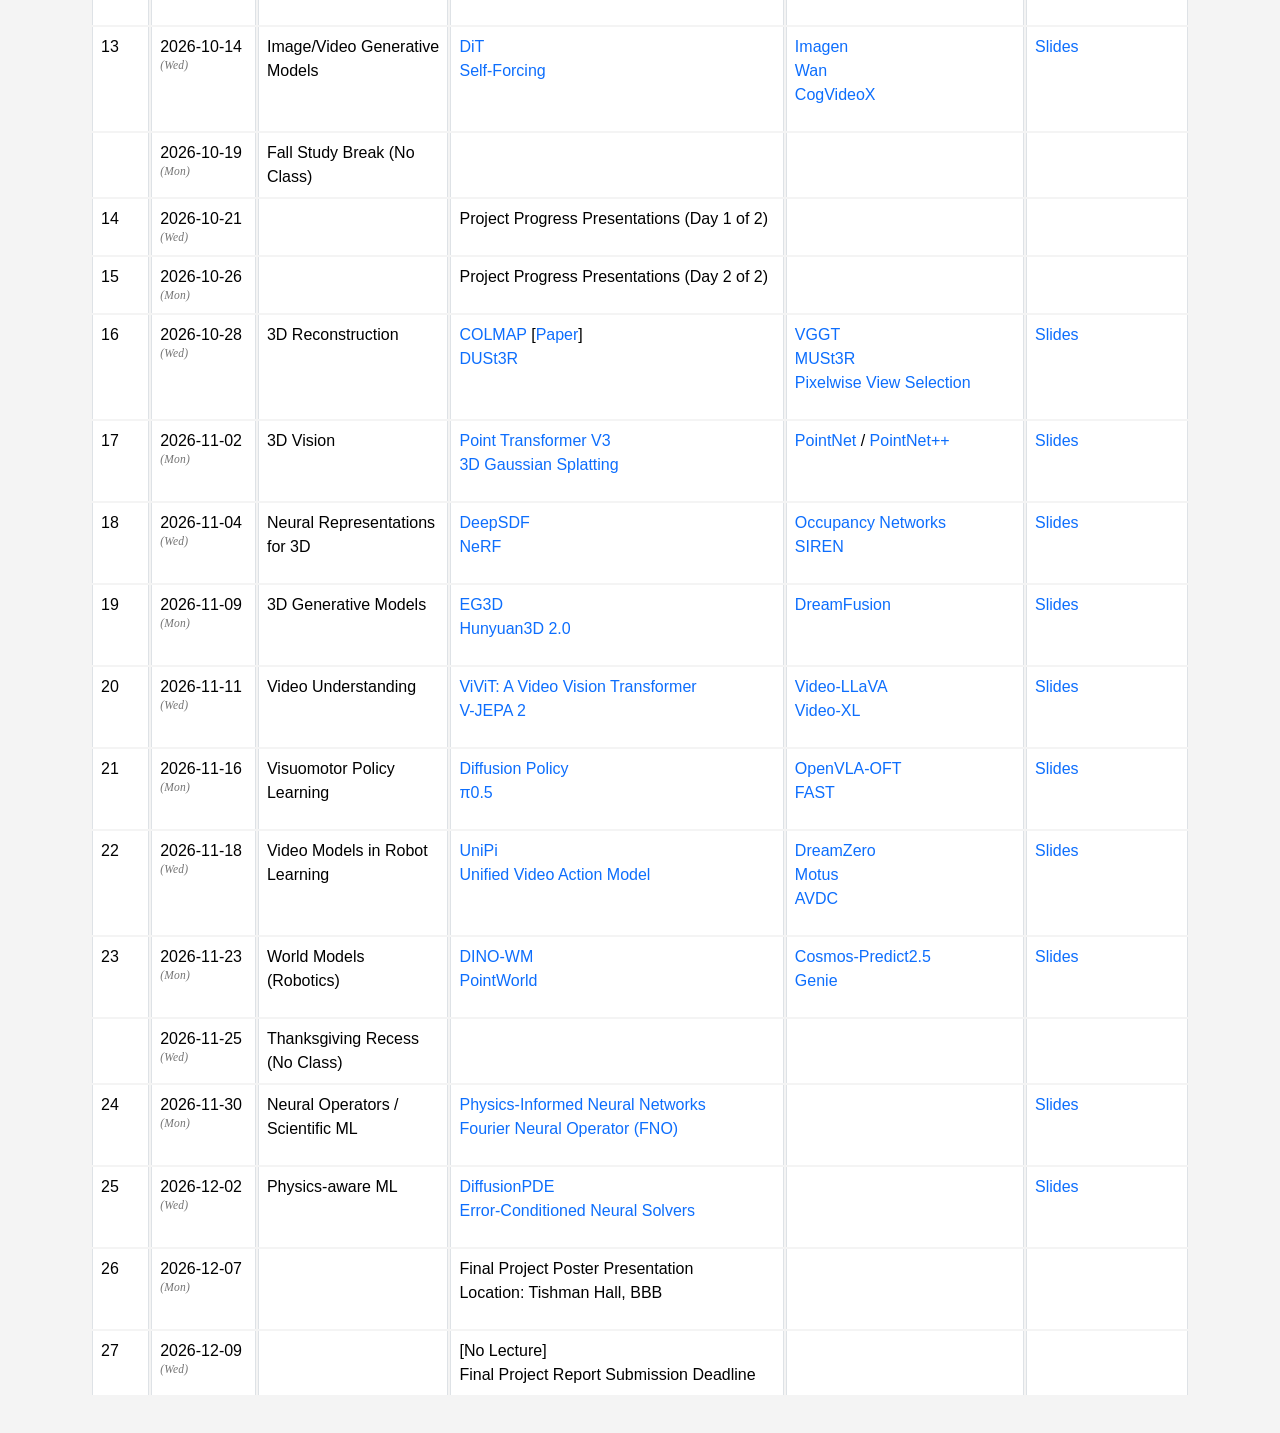
<file: schedule.html>
<!DOCTYPE html>
<html lang="en">

<head>
    <meta charset="UTF-8">
    <meta name="viewport" content="width=device-width, initial-scale=1.0">
    <title>Schedule &amp; Reading List | EECS 542 Advanced Topics in Computer Vision (UMich Fall 2026)</title>
    <meta name="description" content="Lecture schedule, paper reading list, and slides for EECS 542 Advanced Topics in Computer Vision at the University of Michigan, Fall 2026: transformers, representation learning, diffusion models, 3D reconstruction, neural fields, video understanding, world models, and physics-aware machine learning.">
    <meta name="keywords" content="EECS 542 schedule, EECS542 reading list, computer vision papers, University of Michigan, Fall 2026, lecture slides, diffusion models, transformers, 3D vision, world models">
    <meta name="author" content="University of Michigan EECS 542 Course Staff">
    <meta name="robots" content="index, follow, max-image-preview:large, max-snippet:-1">
    <link rel="canonical" href="https://um-eecs542-fa2026.github.io/schedule.html">
    <link rel="icon" href="favicon.svg" type="image/svg+xml">

    <!-- Open Graph -->
    <meta property="og:type" content="website">
    <meta property="og:site_name" content="EECS 542: Advanced Topics in Computer Vision (UMich, Fall 2026)">
    <meta property="og:title" content="Schedule &amp; Reading List | EECS 542 (UMich, Fall 2026)">
    <meta property="og:description" content="Lecture schedule, paper reading list, and slides for EECS 542 Advanced Topics in Computer Vision at the University of Michigan, Fall 2026: transformers, representation learning, diffusion models, 3D reconstruction, neural fields, video understanding, world models, and physics-aware machine learning.">
    <meta property="og:url" content="https://um-eecs542-fa2026.github.io/schedule.html">
    <meta property="og:locale" content="en_US">

    <!-- Twitter -->
    <meta name="twitter:card" content="summary">
    <meta name="twitter:title" content="Schedule &amp; Reading List | EECS 542 (UMich, Fall 2026)">
    <meta name="twitter:description" content="Lecture schedule, paper reading list, and slides for EECS 542 Advanced Topics in Computer Vision at the University of Michigan, Fall 2026: transformers, representation learning, diffusion models, 3D reconstruction, neural fields, video understanding, world models, and physics-aware machine learning.">
    <!-- Include Bootstrap CSS -->
    <link href="https://cdn.jsdelivr.net/npm/bootstrap@5.3.0/dist/css/bootstrap.min.css" rel="stylesheet">
    <link href="style.css" rel="stylesheet">
    <style>
        /* Page-specific: schedule table + material list (loaded after style.css) */
        .material-list {
            list-style-type: none;
            padding: 0;
        }

        .material-list li {
            text-transform: capitalize;
        }

        /* opt out of capitalize, e.g. names that start with a symbol */
        .material-list li.nocaps {
            text-transform: none;
        }

        .table {
            border-collapse: separate;
            table-layout: fixed;
        }

        .table th,
        .table td {
            border-top: none;
            overflow-wrap: anywhere;
        }

        .table thead th {
            background-color: #c1dcf3a0;
            color: rgb(0, 0, 0);
        }

        .table tbody tr:nth-child(odd) {
            background-color: #959fd0;
        }

        .table tbody tr:hover {
            background-color: #959fd0;
        }

        .date-cell {
            white-space: nowrap;
        }

        .dow {
            display: block;
            font-family: Georgia, 'Iowan Old Style', 'Palatino Linotype', serif;
            font-style: italic;
            font-size: 0.72em;
            letter-spacing: 0.02em;
            color: rgba(0, 0, 0, 0.55);
            line-height: 1.2;
        }

        /* Slides banner above the schedule table */
        .slides-note {
            display: flex;
            align-items: flex-start;
            gap: 14px;
            max-width: 100%;
            background-color: #ffffff;
            border-left: 4px solid #8ea9db;
            border-radius: 10px;
            box-shadow: 0 1px 4px rgba(0, 0, 0, 0.08);
            padding: 16px 20px;
            margin-bottom: 20px;
        }

        .slides-note-icon {
            flex: none;
            width: 24px;
            height: 24px;
            margin-top: 2px;
            color: #4c6274;
        }

        .slides-note p {
            margin: 0;
            font-size: 1.06rem;
            color: #2f4a63;
            line-height: 1.55;
        }

        .slides-note p + p {
            margin-top: 6px;
        }

        .slides-note a {
            color: #1c4e80;
            font-weight: 700;
            border-bottom: 1px solid rgba(28, 78, 128, 0.35);
        }

        .slides-note a:hover {
            border-bottom-color: #1c4e80;
        }

        .slides-note .slides-note-meta {
            font-size: 0.92rem;
            color: #6b7c8c;
        }

        .slides-note .slides-note-presenter {
            font-size: 0.99rem;
        }

        .slides-note .slides-note-presenter strong {
            color: #16232e;
        }

        @media (max-width: 600px) {
            .slides-note {
                padding: 14px 16px;
                gap: 10px;
            }
        }

        /* Column widths */
        .table th:nth-child(1),
        .table td:nth-child(1) {
            width: 6%;
        }

        .table th:nth-child(2),
        .table td:nth-child(2) {
            width: 11%;
        }

        .table th:nth-child(3),
        .table td:nth-child(3) {
            width: 20%;
        }

        .table th:nth-child(4),
        .table td:nth-child(4) {
            width: 35%;
        }

        .table th:nth-child(5),
        .table td:nth-child(5) {
            width: 25%;
        }

        .table th:nth-child(6),
        .table td:nth-child(6) {
            width: 17%;
        }
    </style>
</head>

<body>
    <header id="header" class="alt">
        <div class="bgimg">
            <h1 class="site-title">EECS 542: Advanced Topics in Computer Vision</h1>
            <p class="site-subtitle">Fall 2026</p>
        </div>
    </header>

    <nav class="navbar navbar-expand-lg navbar-light bg-light"
        style="padding-top: 5px; padding-bottom: 5px; height: 50px;">
        <div class="container">
            <button class="navbar-toggler" type="button" data-bs-toggle="collapse" data-bs-target="#navbarNav"
                aria-controls="navbarNav" aria-expanded="false" aria-label="Toggle navigation">
                <span class="navbar-toggler-icon"></span>
            </button>
            <div class="collapse navbar-collapse" id="navbarNav">
                <ul class="navbar-nav text-center" style="margin: auto;">
                    <li class="nav-item" style="margin-right: 30px;">
                        <a class="nav-link fs-5" href="./">Course Info</a>
                    </li>
                    <li class="nav-item" style="margin-right: 30px;">
                        <a class="nav-link fs-5" href="schedule.html">Schedule</a>
                    </li>
                    <li class="nav-item" style="margin-right: 30px;">
                        <a class="nav-link fs-5" href="project.html">Final Project</a>
                    </li>
                    <li class="nav-item" style="margin-right: 30px;">
                        <a class="nav-link fs-5" href="logistics.html">Logistics</a>
                    </li>
                </ul>
            </div>
        </div>
    </nav>

    <div class="container">
        <div class="slides-note">
            <svg class="slides-note-icon" xmlns="http://www.w3.org/2000/svg" viewBox="0 0 24 24" fill="none"
                stroke="currentColor" stroke-width="1.8" stroke-linecap="round" stroke-linejoin="round"
                aria-hidden="true">
                <path d="M3 7a2 2 0 0 1 2-2h4l2 2h8a2 2 0 0 1 2 2v8a2 2 0 0 1-2 2H5a2 2 0 0 1-2-2z" />
            </svg>
            <div>
                <p>All paper presentation slides are available in
                    <a href="https://drive.google.com/drive/folders/198xMquK1OY7qbwtlpQmsgFr9ckKuc57x?usp=sharing"
                        target="_blank" rel="noopener">this Google Drive folder</a>.
                    <span class="slides-note-meta">(U-M credentials required)</span>
                </p>
                <p class="slides-note-presenter"><strong>Presenters:</strong> please upload your final slides before
                    your presentation.</p>
            </div>
        </div>

        <table class="table table-bordered">
            <thead>
                <tr>
                    <th class="col">#</th>
                    <th class="col">Date</th>
                    <th class="col">Topic</th>
                    <th class="col">Readings</th>
                    <th class="col">Optional Readings</th>
                    <th class="col">Presentation</th>

                </tr>
            </thead>
            <tbody>

                <tr>
                    <td>1</td>
                    <td class="date-cell">2026-08-31<span class="dow">(Mon)</span></td>
                    <td>Introduction</td>
                    <td>
                        <ul class="material-list">
                            <li></li>
                        </ul>
                    </td>
                    <td>
                        <ul class="material-list">
                            <li>Affine transformations</li>
                            <li>Perspective projections pt.1</li>
                            <li>Perspective projections pt.2</li>
                        </ul>
                    </td>
                    <td>
                        <ul class="material-list">
                            <li><a href="lectures/Lec01-intro2026.pdf">Slides</a></li>
                        </ul>
                    </td>
                </tr>

                <tr>
                    <td>2</td>
                    <td class="date-cell">2026-09-02<span class="dow">(Wed)</span></td>
                    <td>Foundation for Generative Models</td>
                    <td>
                        <ul class="material-list">
                            <li></li>
                        </ul>
                    </td>
                    <td>
                        <ul class="material-list">
                            <li><a href="https://arxiv.org/abs/1312.6114">VAE</a></li>
                            <li><a href="https://arxiv.org/abs/1406.2661">GAN</a></li>
                            <li><a href="https://arxiv.org/abs/1505.05770">Normalizing flows</a></li>
                            <li><a href="https://arxiv.org/abs/2006.11239">Diffusion models</a></li>
                            <li><a href="https://arxiv.org/abs/2210.02747">Flow matching</a></li>
                        </ul>
                    </td>
                    <td>
                        <ul class="material-list">
                            <li><a href="lectures/Lec02-GenAI.pdf">Slides</a></li>
                        </ul>
                    </td>
                </tr>

                <tr>
                    <td></td>
                    <td class="date-cell">2026-09-07<span class="dow">(Mon)</span></td>
                    <td>Labor Day (No Class)</td>
                    <td>
                        <ul class="material-list">
                            <li></li>
                        </ul>
                    </td>
                    <td>
                        <ul class="material-list">
                            <li></li>
                        </ul>
                    </td>
                    <td>
                        <ul class="material-list">
                            <li></li>
                        </ul>
                    </td>
                </tr>

                <tr>
                    <td>3</td>
                    <td class="date-cell">2026-09-09<span class="dow">(Wed)</span></td>
                    <td>Modern ConvNets and Visual Recognition</td>
                    <td>
                        <ul class="material-list">
                            <li><a href="https://arxiv.org/abs/1512.03385">ResNet</a> &amp; <a href="https://arxiv.org/abs/2201.03545">ConvNeXt</a></li>
                            <li><a href="https://arxiv.org/abs/1506.02640">YOLO v1</a> &amp; <a href="https://arxiv.org/abs/1612.08242">v2</a></li>
                        </ul>
                    </td>
                    <td>
                        <ul class="material-list">
                            <li><a href="https://arxiv.org/abs/1905.11946">EfficientNet</a></li>
                            <li><a href="https://arxiv.org/abs/1703.06870">Mask R-CNN</a></li>
                            <li><a href="https://arxiv.org/abs/1505.04597">UNet</a></li>
                        </ul>
                    </td>
                    <td>
                        <ul class="material-list">
                            <li class="nocaps"><a href="https://drive.google.com/drive/folders/198xMquK1OY7qbwtlpQmsgFr9ckKuc57x?usp=sharing" target="_blank" rel="noopener">Slides</a></li>
                        </ul>
                    </td>
                </tr>

                <tr>
                    <td>4</td>
                    <td class="date-cell">2026-09-14<span class="dow">(Mon)</span></td>
                    <td>Transformers</td>
                    <td>
                        <ul class="material-list">
                            <li><a href="https://arxiv.org/abs/1706.03762">Attention is all you need</a> &amp; <a href="https://arxiv.org/abs/2010.11929">ViT</a></li>
                            <li><a href="https://arxiv.org/abs/2005.14165">GPT-3</a> &amp; <a href="https://arxiv.org/abs/2001.08361">Scaling Laws</a></li>
                             <!-- for Neural Language Models -->
                        </ul>
                    </td>
                    <td>
                        <ul class="material-list">
                            <li><a href="https://arxiv.org/abs/1810.04805">BERT</a></li>
                            <li><a href="https://arxiv.org/abs/2105.01601">MLP-Mixer</a></li>
                            <li><a href="https://arxiv.org/abs/2103.14030">Swin Transformer</a></li>
                        </ul>
                    </td>
                    <td>
                        <ul class="material-list">
                            <li class="nocaps"><a href="https://drive.google.com/drive/folders/198xMquK1OY7qbwtlpQmsgFr9ckKuc57x?usp=sharing" target="_blank" rel="noopener">Slides</a></li>
                        </ul>
                    </td>
                </tr>

                <tr>
                    <td>5</td>
                    <td class="date-cell">2026-09-16<span class="dow">(Wed)</span></td>
                    <td>Correspondence / Tracking / Motion</td>
                    <td>
                        <ul class="material-list">
                            <li><a href="https://arxiv.org/abs/2003.12039">RAFT</a></li>
                            <li><a href="https://arxiv.org/abs/2307.07635">CoTracker</a></li>
                        </ul>
                    </td>
                    <td>
                        <ul class="material-list">
                            <li><a href="https://arxiv.org/abs/2405.14793">SEA-RAFT</a></li>
                            <li><a href="https://arxiv.org/abs/2404.04319">SpatialTracker</a></li>
                        </ul>
                    </td>
                    <td>
                        <ul class="material-list">
                            <li class="nocaps"><a href="https://drive.google.com/drive/folders/198xMquK1OY7qbwtlpQmsgFr9ckKuc57x?usp=sharing" target="_blank" rel="noopener">Slides</a></li>
                        </ul>
                    </td>
                </tr>

                <tr>
                    <td>6</td>
                    <td class="date-cell">2026-09-21<span class="dow">(Mon)</span></td>
                    <td>Dense Prediction</td>
                    <td>
                        <ul class="material-list">
                            <li><a href="https://arxiv.org/abs/2304.02643">SAM</a></li>
                            <li><a href="https://arxiv.org/abs/2303.05499">Grounding DINO</a></li>
                        </ul>
                    </td>
                    <td>
                        <ul class="material-list">
                            <li><a href="https://arxiv.org/abs/2511.10647">Depth Anything 3</a></li>
                            <li><a href="https://arxiv.org/abs/2005.12872">DETR</a></li>
                            <li><a href="https://arxiv.org/abs/2112.01527">Mask2Former</a></li>
                        </ul>
                    </td>
                    <td>
                        <ul class="material-list">
                            <li class="nocaps"><a href="https://drive.google.com/drive/folders/198xMquK1OY7qbwtlpQmsgFr9ckKuc57x?usp=sharing" target="_blank" rel="noopener">Slides</a></li>
                        </ul>
                    </td>
                </tr>

                <tr>
                    <td>7</td>
                    <td class="date-cell">2026-09-23<span class="dow">(Wed)</span></td>
                    <td>Text and Image</td>
                    <td>
                        <ul class="material-list">
                            <li><a href="https://arxiv.org/abs/2103.00020">CLIP</a></li>
                            <li><a href="https://arxiv.org/abs/2301.12597">BLIP-2</a></li>
                        </ul>
                    </td>
                    <td>
                        <ul class="material-list">
                            <li><a href="https://arxiv.org/abs/2304.08485">LLaVA</a></li>
                            <li><a href="https://arxiv.org/abs/2303.15343">SigLIP</a></li>
                            <li><a href="https://arxiv.org/abs/2204.14198">Flamingo</a></li>
                        </ul>
                    </td>
                    <td>
                        <ul class="material-list">
                            <li class="nocaps"><a href="https://drive.google.com/drive/folders/198xMquK1OY7qbwtlpQmsgFr9ckKuc57x?usp=sharing" target="_blank" rel="noopener">Slides</a></li>
                        </ul>
                    </td>
                </tr>

                <tr>
                    <td>8</td>
                    <td class="date-cell">2026-09-28<span class="dow">(Mon)</span></td>
                    <td>Representation Learning</td>
                    <td>
                        <ul class="material-list">
                            <li><a href="https://arxiv.org/abs/2111.06377">MAE</a></li>
                            <li><a href="https://arxiv.org/abs/2304.07193">DINOv2</a></li>
                        </ul>
                    </td>
                    <td>
                        <ul class="material-list">
                            <li><a href="https://arxiv.org/abs/2002.05709">SimCLR</a></li>
                            <li><a href="https://arxiv.org/abs/1911.05722">MoCo</a></li>
                            <!-- <li><a href="https://arxiv.org/abs/2006.07733">BYOL</a></li> -->
                            <li><a href="https://arxiv.org/abs/2301.08243">I-JEPA</a></li>
                        </ul>
                    </td>
                    <td>
                        <ul class="material-list">
                            <li class="nocaps"><a href="https://drive.google.com/drive/folders/198xMquK1OY7qbwtlpQmsgFr9ckKuc57x?usp=sharing" target="_blank" rel="noopener">Slides</a></li>
                        </ul>
                    </td>
                </tr>

                <tr>
                    <td>9</td>
                    <td class="date-cell">2026-09-30<span class="dow">(Wed)</span></td>
                    <td>Interpretability</td>
                    <td>
                        <ul class="material-list">
                            <li><a href="https://arxiv.org/abs/1610.02391">Grad-CAM</a></li>
                            <li><a href="https://arxiv.org/abs/2012.09838">Transformer Interpretability</a></li>
                            <!-- Beyond Attention Visualization -->
                        </ul>
                    </td>
                    <td>
                        <ul class="material-list">
                            <li><a href="https://arxiv.org/abs/1704.05796">Network Dissection</a></li>
                            <li><a href="https://arxiv.org/abs/2310.05916">Interpreting CLIP's Image Representation</a></li>
                        </ul>
                    </td>
                    <td>
                        <ul class="material-list">
                            <li class="nocaps"><a href="https://drive.google.com/drive/folders/198xMquK1OY7qbwtlpQmsgFr9ckKuc57x?usp=sharing" target="_blank" rel="noopener">Slides</a></li>
                        </ul>
                    </td>
                </tr>

                <tr>
                    <td>10</td>
                    <td class="date-cell">2026-10-05<span class="dow">(Mon)</span></td>
                    <td>Generative Adversarial Nets</td>
                    <td>
                        <ul class="material-list">
                            <li><a href="https://arxiv.org/abs/1703.10593">CycleGAN</a></li>
                            <li><a href="https://arxiv.org/abs/1912.04958">StyleGAN2</a></li>
                        </ul>
                    </td>
                    <td>
                        <ul class="material-list">
                            <li><a href="https://arxiv.org/abs/2303.05511">GigaGAN</a></li>
                            <li><a href="https://arxiv.org/abs/1809.11096">BigGAN</a></li>
                        </ul>
                    </td>
                    <td>
                        <ul class="material-list">
                            <li class="nocaps"><a href="https://drive.google.com/drive/folders/198xMquK1OY7qbwtlpQmsgFr9ckKuc57x?usp=sharing" target="_blank" rel="noopener">Slides</a></li>
                        </ul>
                    </td>
                </tr>

                <tr>
                    <td>11</td>
                    <td class="date-cell">2026-10-07<span class="dow">(Wed)</span></td>
                    <td>Diffusion Models</td>
                    <td>
                        <ul class="material-list">
                            <li><a href="https://arxiv.org/abs/2006.11239">DDPM</a></li>
                            <li><a href="https://arxiv.org/abs/2210.02747">Flow matching</a></li>
                        </ul>
                    </td>
                    <td>
                        <ul class="material-list">
                            <li><a href="https://arxiv.org/abs/2010.02502">DDIM</a></li>
                            <li><a href="https://arxiv.org/abs/2207.12598">Classifier-Free Guidance</a></li>
                        </ul>
                    </td>
                    <td>
                        <ul class="material-list">
                            <li class="nocaps"><a href="https://drive.google.com/drive/folders/198xMquK1OY7qbwtlpQmsgFr9ckKuc57x?usp=sharing" target="_blank" rel="noopener">Slides</a></li>
                        </ul>
                    </td>
                </tr>

                <tr>
                    <td>12</td>
                    <td class="date-cell">2026-10-12<span class="dow">(Mon)</span></td>
                    <td>Diffusion Image Editing</td>
                    <td>
                        <ul class="material-list">
                            <li><a href="https://arxiv.org/abs/2211.09800">InstructPix2Pix</a></li>
                            <li><a href="https://arxiv.org/abs/2211.09794">Null-text Inversion</a></li>
                        </ul>
                    </td>
                    <td>
                        <ul class="material-list">
                            <li><a href="https://arxiv.org/abs/2412.08629">FlowEdit</a></li>
                        </ul>
                    </td>
                    <td>
                        <ul class="material-list">
                            <li class="nocaps"><a href="https://drive.google.com/drive/folders/198xMquK1OY7qbwtlpQmsgFr9ckKuc57x?usp=sharing" target="_blank" rel="noopener">Slides</a></li>
                        </ul>
                    </td>
                </tr>

                <tr>
                    <td>13</td>
                    <td class="date-cell">2026-10-14<span class="dow">(Wed)</span></td>
                    <td>Image/Video Generative Models</td>
                    <td>
                        <ul class="material-list">
                            <li><a href="https://arxiv.org/abs/2212.09748">DiT</a></li>
                            <!-- : Scalable Diffusion Models with Transformers -->
                            <li><a href="https://arxiv.org/pdf/2506.08009">Self-Forcing</a></li>
                        </ul>
                    </td>
                    <td>
                        <ul class="material-list">
                            <li><a href="https://arxiv.org/abs/2205.11487">Imagen</a></li>
                            <li><a href="https://arxiv.org/abs/2503.20314">Wan</a></li>
                            <li><a href="https://arxiv.org/abs/2408.06072">CogVideoX</a></li>
                        </ul>
                    </td>
                    <td>
                        <ul class="material-list">
                            <li class="nocaps"><a href="https://drive.google.com/drive/folders/198xMquK1OY7qbwtlpQmsgFr9ckKuc57x?usp=sharing" target="_blank" rel="noopener">Slides</a></li>
                        </ul>
                    </td>
                </tr>

                <tr>
                    <td></td>
                    <td class="date-cell">2026-10-19<span class="dow">(Mon)</span></td>
                    <td>Fall Study Break (No Class)</td>
                    <td>
                        <ul class="material-list">
                            <li></li>
                        </ul>
                    </td>
                    <td>
                        <ul class="material-list">
                            <li></li>
                        </ul>
                    </td>
                    <td>
                        <ul class="material-list">
                            <li></li>
                        </ul>
                    </td>
                </tr>

                <tr>
                    <td>14</td>
                    <td class="date-cell">2026-10-21<span class="dow">(Wed)</span></td>
                    <td></td>
                    <td>
                        Project Progress Presentations (Day 1 of 2)
                        <ul class="material-list">
                            <li></li>
                        </ul>
                    </td>
                    <td>
                        <ul class="material-list">
                            <li></li>
                        </ul>
                    </td>
                    <td>
                        <ul class="material-list">
                            <li></li>
                        </ul>
                    </td>
                </tr>

                <tr>
                    <td>15</td>
                    <td class="date-cell">2026-10-26<span class="dow">(Mon)</span></td>
                    <td></td>
                    <td>
                        Project Progress Presentations (Day 2 of 2)
                        <ul class="material-list">
                            <li></li>
                        </ul>
                    </td>
                    <td>
                        <ul class="material-list">
                            <li></li>
                        </ul>
                    </td>
                    <td>
                        <ul class="material-list">
                            <li></li>
                        </ul>
                    </td>
                </tr>

                <tr>
                    <td>16</td>
                    <td class="date-cell">2026-10-28<span class="dow">(Wed)</span></td>
                    <td>3D Reconstruction</td>
                    <td>
                        <ul class="material-list">
                            <li><a href="https://colmap.github.io/">COLMAP</a> 
                                [<a href="https://ieeexplore.ieee.org/document/7780814">Paper</a>]
                            <li><a href="https://arxiv.org/abs/2312.14132">DUSt3R</a></li>
                        </ul>
                    </td>
                    <td>
                        <ul class="material-list">
                            <!-- <li><a href="https://arxiv.org/abs/1804.02505">MVSNet</a></li> -->
                            <li><a href="https://arxiv.org/abs/2503.11651">VGGT</a></li>
                            <li><a href="https://arxiv.org/abs/2503.01661">MUSt3R</a></li>
                            <li><a href="https://wyinggui.github.io/files/16Pixelwise_View_Selection_for_Unstructured.pdf">Pixelwise View Selection</a></li>
                        </ul>
                    </td>
                    <td>
                        <ul class="material-list">
                            <li class="nocaps"><a href="https://drive.google.com/drive/folders/198xMquK1OY7qbwtlpQmsgFr9ckKuc57x?usp=sharing" target="_blank" rel="noopener">Slides</a></li>
                        </ul>
                    </td>
                </tr>

                <tr>
                    <td>17</td>
                    <td class="date-cell">2026-11-02<span class="dow">(Mon)</span></td>
                    <td>3D Vision</td>
                    <td>
                        <ul class="material-list">
                            <li><a href="https://arxiv.org/abs/2312.10035">Point Transformer V3</a></li>
                            <li><a href="https://arxiv.org/abs/2308.04079">3D Gaussian Splatting</a></li>
                        </ul>
                    </td>
                    <td>
                        <ul class="material-list">
                            <li><a href="https://arxiv.org/abs/1612.00593">PointNet</a> / <a href="https://arxiv.org/abs/1706.02413">PointNet++</a></li>
                        </ul>
                    </td>
                    <td>
                        <ul class="material-list">
                            <li class="nocaps"><a href="https://drive.google.com/drive/folders/198xMquK1OY7qbwtlpQmsgFr9ckKuc57x?usp=sharing" target="_blank" rel="noopener">Slides</a></li>
                        </ul>
                    </td>
                </tr>

                <tr>
                    <td>18</td>
                    <td class="date-cell">2026-11-04<span class="dow">(Wed)</span></td>
                    <td>Neural Representations for 3D</td>
                    <td>
                        <ul class="material-list">
                            <li><a href="https://arxiv.org/abs/1901.05103">DeepSDF</a></li>
                            <li><a href="https://arxiv.org/abs/2003.08934">NeRF</a></li>
                        </ul>
                    </td>
                    <td>
                        <ul class="material-list">
                            <li><a href="https://arxiv.org/abs/1812.03828">Occupancy Networks</a></li>
                            <li><a href="https://arxiv.org/abs/2006.09661">SIREN</a></li>
                        </ul>
                    </td>
                    <td>
                        <ul class="material-list">
                            <li class="nocaps"><a href="https://drive.google.com/drive/folders/198xMquK1OY7qbwtlpQmsgFr9ckKuc57x?usp=sharing" target="_blank" rel="noopener">Slides</a></li>
                        </ul>
                    </td>
                </tr>

                <tr>
                    <td>19</td>
                    <td class="date-cell">2026-11-09<span class="dow">(Mon)</span></td>
                    <td>3D Generative Models</td>
                    <td>
                        <ul class="material-list">
                            <li><a href="https://arxiv.org/abs/2112.07945">EG3D</a></li>
                            <li><a href="https://arxiv.org/abs/2501.12202">Hunyuan3D 2.0</a></li>
                        </ul>
                    </td>
                    <td>
                        <ul class="material-list">
                            <li><a href="https://arxiv.org/abs/2209.14988">DreamFusion</a></li>
                        </ul>
                    </td>
                    <td>
                        <ul class="material-list">
                            <li class="nocaps"><a href="https://drive.google.com/drive/folders/198xMquK1OY7qbwtlpQmsgFr9ckKuc57x?usp=sharing" target="_blank" rel="noopener">Slides</a></li>
                        </ul>
                    </td>
                </tr>

                <tr>
                    <td>20</td>
                    <td class="date-cell">2026-11-11<span class="dow">(Wed)</span></td>
                    <td>Video Understanding</td>
                    <td>
                        <ul class="material-list">
                            <li><a href="https://arxiv.org/abs/2103.15691">ViViT: A Video Vision Transformer</a></li>
                            <li><a href="https://arxiv.org/abs/2506.09985">V-JEPA 2</a></li>
                        </ul>
                    </td>
                    <td>
                        <ul class="material-list">
                            <li><a href="https://arxiv.org/abs/2311.10122">Video-LLaVA</a></li>
                            <li><a href="https://arxiv.org/abs/2409.14485">Video-XL</a></li>
                        </ul>
                    </td>
                    <td>
                        <ul class="material-list">
                            <li class="nocaps"><a href="https://drive.google.com/drive/folders/198xMquK1OY7qbwtlpQmsgFr9ckKuc57x?usp=sharing" target="_blank" rel="noopener">Slides</a></li>
                        </ul>
                    </td>
                </tr>

                <tr>
                    <td>21</td>
                    <td class="date-cell">2026-11-16<span class="dow">(Mon)</span></td>
                    <td>Visuomotor Policy Learning</td>
                    <td>
                        <ul class="material-list">
                            <li><a href="https://arxiv.org/abs/2303.04137">Diffusion Policy</a></li>
                            <li class="nocaps"><a href="https://arxiv.org/abs/2504.16054">&pi;0.5</a></li>
                        </ul>
                    </td>
                    <td>
                        <ul class="material-list">
                            <li><a href="https://arxiv.org/abs/2502.19645">OpenVLA-OFT</a></li>
                            <li><a href="https://arxiv.org/abs/2501.09747">FAST</a></li>
                        </ul>
                    </td>
                    <td>
                        <ul class="material-list">
                            <li class="nocaps"><a href="https://drive.google.com/drive/folders/198xMquK1OY7qbwtlpQmsgFr9ckKuc57x?usp=sharing" target="_blank" rel="noopener">Slides</a></li>
                        </ul>
                    </td>
                </tr>

                <tr>
                    <td>22</td>
                    <td class="date-cell">2026-11-18<span class="dow">(Wed)</span></td>
                    <td>Video Models in Robot Learning</td>
                    <td>
                        <ul class="material-list">
                            <li><a href="https://arxiv.org/abs/2302.00111">UniPi</a></li>
                            <li><a href="https://arxiv.org/abs/2503.00200">Unified Video Action Model</a></li>
                        </ul>
                    </td>
                    <td>
                        <ul class="material-list">
                            <li><a href="https://arxiv.org/abs/2602.15922">DreamZero</a></li>
                            <li><a href="https://arxiv.org/abs/2512.13030">Motus</a></li>
                            <li><a href="https://arxiv.org/abs/2310.08576">AVDC</a></li>
                        </ul>
                    </td>
                    <td>
                        <ul class="material-list">
                            <li class="nocaps"><a href="https://drive.google.com/drive/folders/198xMquK1OY7qbwtlpQmsgFr9ckKuc57x?usp=sharing" target="_blank" rel="noopener">Slides</a></li>
                        </ul>
                    </td>
                </tr>

                <tr>
                    <td>23</td>
                    <td class="date-cell">2026-11-23<span class="dow">(Mon)</span></td>
                    <td>World Models (Robotics)</td>
                    <td>
                        <ul class="material-list">
                            <li><a href="https://arxiv.org/abs/2411.04983">DINO-WM</a></li>
                            <li><a href="https://arxiv.org/abs/2601.03782">PointWorld</a></li>
                        </ul>
                    </td>
                    <td>
                        <ul class="material-list">
                            <li><a href="https://arxiv.org/abs/2511.00062">Cosmos-Predict2.5</a></li>
                            <li><a href="https://arxiv.org/abs/2402.15391">Genie</a></li>
                        </ul>
                    </td>
                    <td>
                        <ul class="material-list">
                            <li class="nocaps"><a href="https://drive.google.com/drive/folders/198xMquK1OY7qbwtlpQmsgFr9ckKuc57x?usp=sharing" target="_blank" rel="noopener">Slides</a></li>
                        </ul>
                    </td>
                </tr>

                <tr>
                    <td></td>
                    <td class="date-cell">2026-11-25<span class="dow">(Wed)</span></td>
                    <td>Thanksgiving Recess (No Class)</td>
                    <td>
                        <ul class="material-list">
                            <li></li>
                        </ul>
                    </td>
                    <td>
                        <ul class="material-list">
                            <li></li>
                        </ul>
                    </td>
                    <td>
                        <ul class="material-list">
                            <li></li>
                        </ul>
                    </td>
                </tr>

                <tr>
                    <td>24</td>
                    <td class="date-cell">2026-11-30<span class="dow">(Mon)</span></td>
                    <td>Neural Operators / Scientific ML</td>
                    <td>
                        <ul class="material-list">
                            <li><a href="https://doi.org/10.1016/j.jcp.2018.10.045">Physics-Informed Neural Networks</a></li>
                            <li><a href="https://arxiv.org/abs/2010.08895">Fourier Neural Operator (FNO)</a></li>
                        </ul>
                    </td>
                    <td>
                        <ul class="material-list">
                            <li></li>
                        </ul>
                    </td>
                    <td>
                        <ul class="material-list">
                            <li class="nocaps"><a href="https://drive.google.com/drive/folders/198xMquK1OY7qbwtlpQmsgFr9ckKuc57x?usp=sharing" target="_blank" rel="noopener">Slides</a></li>
                        </ul>
                    </td>
                </tr>

                <tr>
                    <td>25</td>
                    <td class="date-cell">2026-12-02<span class="dow">(Wed)</span></td>
                    <td>Physics-aware ML</td>
                    <td>
                        <ul class="material-list">
                            <li><a href="https://arxiv.org/abs/2406.17763">DiffusionPDE</a></li>
                            <li><a href="https://arxiv.org/abs/2606.27354">Error-Conditioned Neural Solvers</a></li>
                        </ul>
                    </td>
                    <td>
                        <ul class="material-list">
                            <li></li>
                        </ul>
                    </td>
                    <td>
                        <ul class="material-list">
                            <li class="nocaps"><a href="https://drive.google.com/drive/folders/198xMquK1OY7qbwtlpQmsgFr9ckKuc57x?usp=sharing" target="_blank" rel="noopener">Slides</a></li>
                        </ul>
                    </td>
                </tr>

                <tr>
                    <td>26</td>
                    <td class="date-cell">2026-12-07<span class="dow">(Mon)</span></td>
                    <td></td>
                    <td>
                        Final Project Poster Presentation <br/>
                        Location: Tishman Hall, BBB
                        <ul class="material-list">
                            <li></li>
                        </ul>
                    </td>
                    <td>
                        <ul class="material-list">
                            <li></li>
                        </ul>
                    </td>
                    <td>
                        <ul class="material-list">
                            <li></li>
                        </ul>
                    </td>
                </tr>

                <tr>
                    <td>27</td>
                    <td class="date-cell">2026-12-09<span class="dow">(Wed)</span></td>
                    <td></td>
                    <td>
                        [No Lecture] <br/>
                        Final Project Report Submission Deadline

                    </td>
                    <td>
                        <ul class="material-list">
                            <li></li>
                        </ul>
                    </td>
                    <td>
                        <ul class="material-list">
                            <li></li>
                        </ul>
                    </td>
                </tr>

            </tbody>
        </table>
    </div>

    <!-- Include Bootstrap JS and Popper.js for dropdowns -->
    <script src="https://cdn.jsdelivr.net/npm/bootstrap@5.3.0/dist/js/bootstrap.bundle.min.js"></script>
</body>

</html>
</file>
<file: style.css>
/* ==========================================================================
   EECS 542 course site - shared styles
   Edit this file to change any page. Linked from index.html, schedule.html,
   project.html, and logistics.html.
   Page-specific rules (e.g. the schedule table) stay in that page's own
   <style> block, which is loaded after this file and therefore wins.
   ========================================================================== */

body {
    font-family: 'Arial', sans-serif;
    background-color: #f4f4f4;
    margin: 0;
    padding: 0;
}

.container {
    padding: 20px;
}

a {
    text-decoration: none;
}

strong {
    font-weight: bold;
}

/* --- Page content wrapper --- */
.centered-content {
    display: flex;
    justify-content: center;
    align-items: center;
}

/* Content column width for the text pages */
.course-info {
    max-width: 920px;
    width: 100%;
    padding: 20px;
}

/* --- Site header banner --- */
/* Adjust the space ABOVE the title and BELOW "Fall 2026" here (padding: top sides bottom) */
.bgimg {
    background: #c1dcf3a0;
    padding: 26px 24px 26px;
    text-align: center;
}

.site-title {
    margin: 0;
    font-size: 2rem;
    font-weight: 600;
    line-height: 1.25;
    letter-spacing: 0.01em;
    color: #16232e;
}

.site-subtitle {
    margin: 8px 0 0;
    font-size: 1.0rem;
    font-weight: 400;
    letter-spacing: 0.18em;
    text-transform: uppercase;
    color: #4c6274;
}

@media (max-width: 600px) {
    .bgimg {
        padding: 18px 16px 14px;
    }

    .site-title {
        font-size: 1.4rem;
    }

    .site-subtitle {
        font-size: 0.85rem;
        letter-spacing: 0.14em;
    }
}

/* --- Section cards --- */
.policy-section {
    background-color: #ffffff;
    border-radius: 12px;
    box-shadow: 0 1px 4px rgba(0, 0, 0, 0.08);
    padding: 28px 32px;
    margin-bottom: 24px;
    scroll-margin-top: 70px;
}

.policy-section h2 {
    font-size: 1.35rem;
    font-weight: 700;
    color: #16232e;
    border-bottom: 2px solid #8ea9db;
    padding-bottom: 10px;
    margin-bottom: 16px;
}

.policy-section h3 {
    font-size: 1.05rem;
    font-weight: 700;
    color: #2f4a63;
    margin-top: 22px;
    margin-bottom: 8px;
}

.policy-section h3:first-of-type {
    margin-top: 4px;
}

.policy-section h4 {
    font-size: 0.95rem;
    font-weight: 700;
    color: #4c6274;
    margin-top: 14px;
    margin-bottom: 6px;
}

.policy-section p {
    margin-bottom: 10px;
}

.policy-section ul,
.policy-section ol {
    margin-bottom: 10px;
}

.subsection {
    background-color: #f8fafd;
    border-left: 3px solid #8ea9db;
    border-radius: 6px;
    padding: 14px 18px;
    margin: 12px 0 18px;
}

.subsection h4:first-child {
    margin-top: 0;
}

/* --- Paper slot timing breakdown (Course Info -> Paper Presentations) --- */
.slot-lead {
    margin: 0 0 14px;
}

/* Proportional bar: each segment's flex-grow is its length in minutes */
.slot-bar {
    display: flex;
    gap: 4px;
    margin-bottom: 12px;
}

.slot-fill {
    flex: 1 1 0;
    height: 38px;
    border-radius: 6px;
    display: flex;
    align-items: center;
    justify-content: center;
    color: #ffffff;
    font-size: 0.9rem;
    font-weight: 700;
    letter-spacing: 0.02em;
    white-space: nowrap;
    overflow: hidden;
}

.slot-legend {
    display: flex;
    flex-wrap: wrap;
    gap: 10px 18px;
    margin-bottom: 12px;
}

.slot-item {
    flex: 1 1 200px;
    display: flex;
    align-items: flex-start;
    gap: 8px;
}

.slot-swatch {
    flex: none;
    width: 11px;
    height: 11px;
    border-radius: 3px;
    margin-top: 4px;
}

.slot-name {
    font-size: 0.92rem;
    font-weight: 700;
    color: #2f4a63;
    line-height: 1.3;
}

.slot-who {
    font-size: 0.8rem;
    color: #7b8b9a;
    line-height: 1.35;
}

.slot-note {
    margin: 0;
    font-size: 0.85rem;
    color: #7b8b9a;
}

/* Segment colors: presenter time in blue, class time in teal */
.seg-tech {
    background-color: #3f6392;
}

.seg-crit {
    background-color: #8ea9db;
}

.seg-disc {
    background-color: #3f8f8a;
}

@media (max-width: 640px) {
    .slot-fill {
        height: 34px;
        font-size: 0.8rem;
    }

    .slot-item {
        flex-basis: 100%;
    }
}

/* --- Marker-pen highlight for dates, deadlines, or any detail worth spotting --- */
.text-highlight {
    background-color: #fff3a3;
    background-image: linear-gradient(transparent 55%, #ffe66d 55%);
    border-radius: 3px;
    padding: 0 3px;
    font-weight: 700;
    color: #7a4a00;
}

/* --- News / announcements (Course Info page) --- */
.news-section {
    background: linear-gradient(180deg, #fffcf2 0%, #ffffff 65%);
    border-left: 4px solid #e0a93c;
}

.news-section h2 {
    border-bottom-color: #f0d79a;
}

.news-list {
    list-style: none;
    margin: 0;
    padding: 0;
}

.news-item {
    display: flex;
    align-items: baseline;
    gap: 14px;
    padding: 11px 0;
    border-bottom: 1px solid rgba(0, 0, 0, 0.06);
}

.news-item:first-child {
    padding-top: 2px;
}

.news-item:last-child {
    padding-bottom: 0;
    border-bottom: none;
}

.news-date {
    flex: none;
    background-color: #fbeecd;
    color: #8a6415;
    border-radius: 5px;
    padding: 3px 9px;
    font-size: 0.82rem;
    font-weight: 700;
    letter-spacing: 0.02em;
    font-variant-numeric: tabular-nums;
    white-space: nowrap;
}

.news-body {
    color: #2f4a63;
    line-height: 1.55;
}

.news-tag {
    display: inline-block;
    margin-left: 8px;
    background-color: #e0a93c;
    color: #ffffff;
    border-radius: 999px;
    padding: 1px 8px;
    font-size: 0.68rem;
    font-weight: 700;
    letter-spacing: 0.08em;
    text-transform: uppercase;
    vertical-align: 2px;
}

@media (max-width: 600px) {
    .news-item {
        flex-direction: column;
        gap: 5px;
    }

    .news-date {
        align-self: flex-start;
    }
}
</file>
